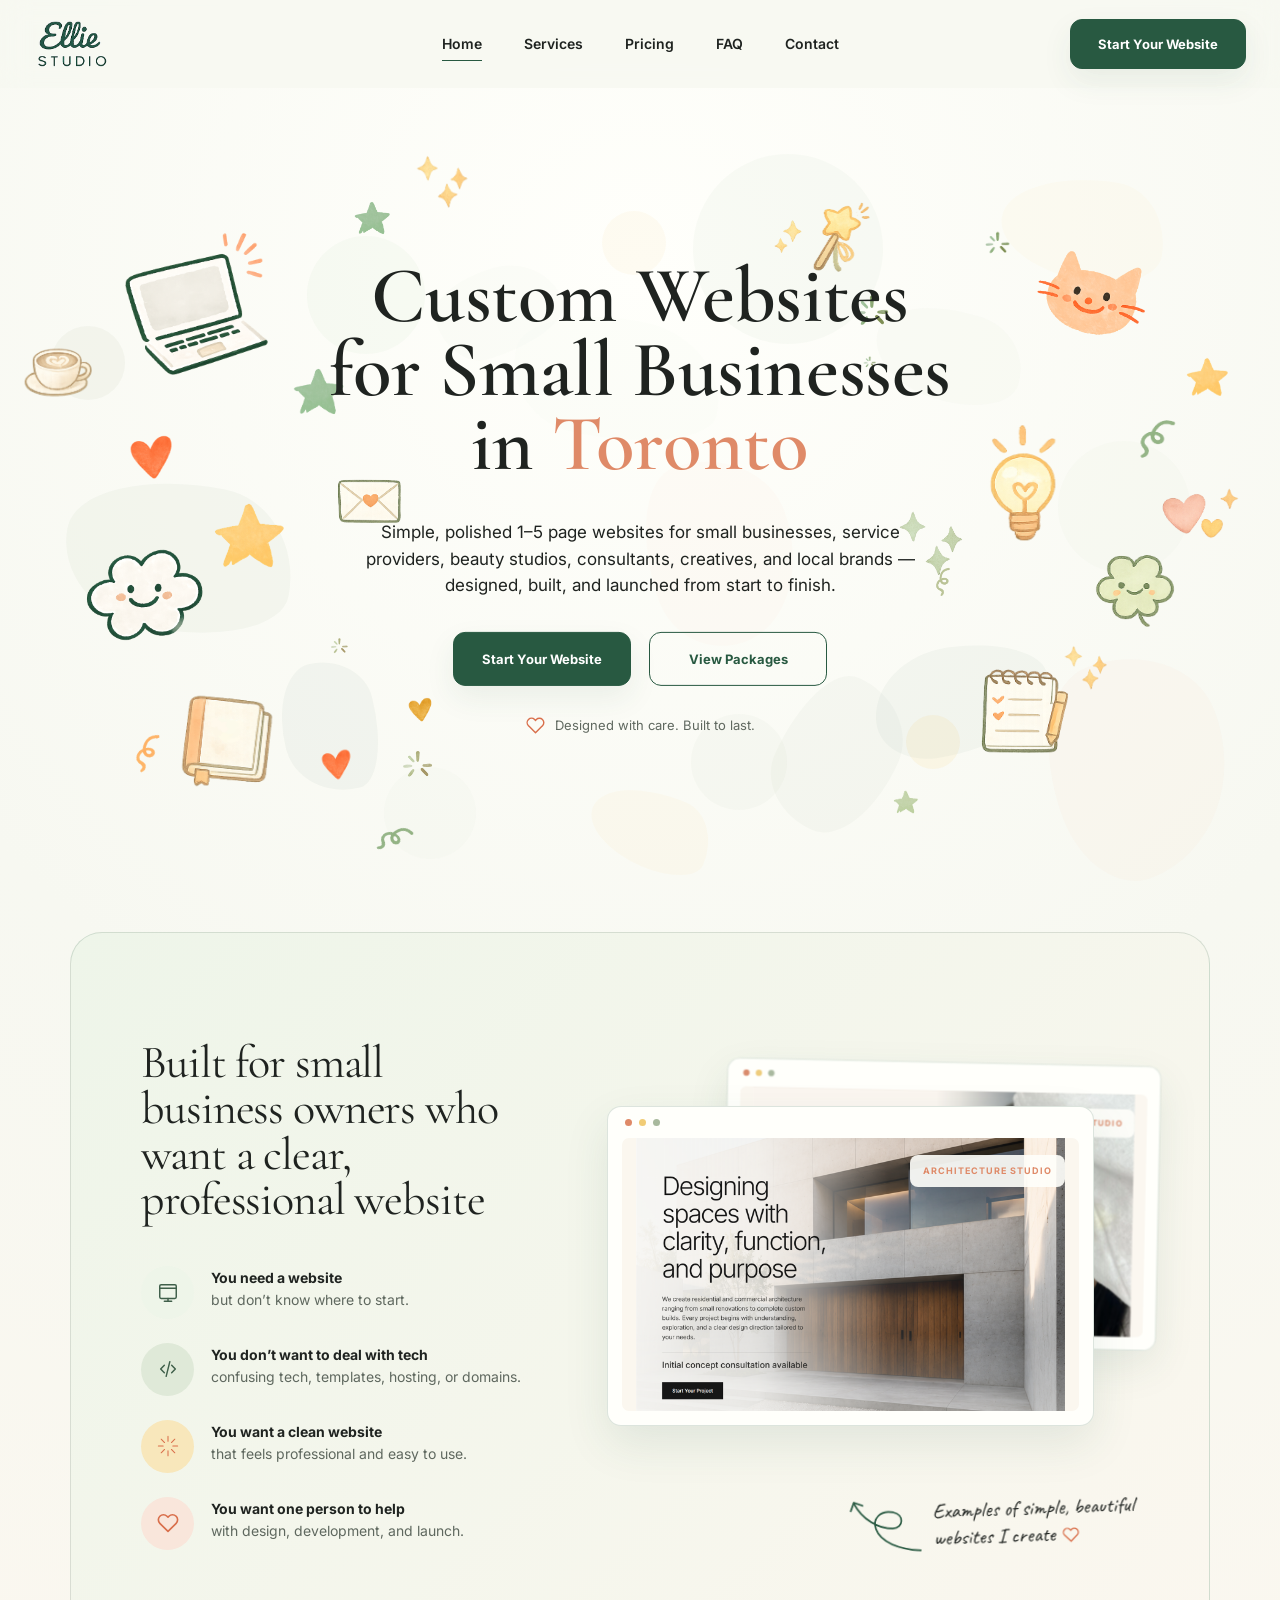
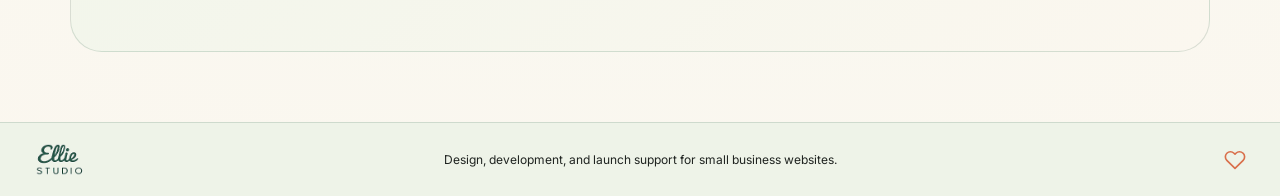
<file: index.html>
<!DOCTYPE html>
<html lang="en">
<head>
  <meta charset="UTF-8">
  <meta name="viewport" content="width=device-width, initial-scale=1.0">
  <title>Custom Websites for Small Businesses in Toronto | Ellie Studio</title>
  <meta name="description" content="Small business website design in Toronto for service providers, beauty studios, consultants, creatives, and local brands. Custom 1–5 page websites designed, built, and launched by Ellie Studio.">
  <link rel="stylesheet" href="site.css">
</head>
<body class="home-page">
  <div data-site-header></div>

  <main>
    <section class="hero" id="home">
      <span class="ambient-shape ambient-circle ambient-circle-one" aria-hidden="true"></span>
      <span class="ambient-shape ambient-circle ambient-circle-two" aria-hidden="true"></span>
      <span class="ambient-shape ambient-circle ambient-circle-three" aria-hidden="true"></span>
      <span class="ambient-shape ambient-circle ambient-circle-four" aria-hidden="true"></span>
      <span class="ambient-shape ambient-blob ambient-blob-one" aria-hidden="true"></span>
      <span class="ambient-shape ambient-blob ambient-blob-two" aria-hidden="true"></span>
      <span class="ambient-shape ambient-blob ambient-blob-three" aria-hidden="true"></span>
      <span class="ambient-shape ambient-blob ambient-blob-four" aria-hidden="true"></span>
      <span class="ambient-shape ambient-circle ambient-circle-five" aria-hidden="true"></span>
      <span class="ambient-shape ambient-circle ambient-circle-six" aria-hidden="true"></span>
      <span class="ambient-shape ambient-blob ambient-blob-five" aria-hidden="true"></span>
      <span class="ambient-shape ambient-blob ambient-blob-six" aria-hidden="true"></span>
      <span class="ambient-shape ambient-blob ambient-blob-seven" aria-hidden="true"></span>
      <span class="ambient-shape ambient-blob ambient-blob-eight" aria-hidden="true"></span>
      <span class="ambient-shape ambient-blob ambient-blob-nine" aria-hidden="true"></span>
      <span class="ambient-shape ambient-blob ambient-blob-ten" aria-hidden="true"></span>
      <span class="ambient-shape ambient-blob ambient-blob-eleven" aria-hidden="true"></span>
      <span class="ambient-shape ambient-circle ambient-circle-seven" aria-hidden="true"></span>
      <span class="ambient-shape ambient-circle ambient-circle-eight" aria-hidden="true"></span>

      <img class="doodle doodle-laptop" src="assets/doodles/laptop.png" alt="" aria-hidden="true">
      <img class="doodle doodle-heart" src="assets/doodles/heart.png" alt="" aria-hidden="true">
      <img class="doodle doodle-star-yellow" src="assets/doodles/star.png" alt="" aria-hidden="true">
      <img class="doodle doodle-cloud-left" src="assets/doodles/cloud.png" alt="" aria-hidden="true">
      <img class="doodle doodle-cat" src="assets/doodles/cat.png" alt="" aria-hidden="true">
      <img class="doodle doodle-light" src="assets/doodles/light.png" alt="" aria-hidden="true">
      <img class="doodle doodle-letter" src="assets/doodles/letter.png" alt="" aria-hidden="true">
      <img class="doodle doodle-spark-star" src="assets/doodles/sparkandstar.png" alt="" aria-hidden="true">
      <img class="doodle doodle-spark" src="assets/doodles/spark.png" alt="" aria-hidden="true">
      <img class="doodle doodle-squiggle" src="assets/doodles/wiggle.png" alt="" aria-hidden="true">
      <img class="doodle doodle-coffee" src="assets/doodles/coffee.png" alt="" aria-hidden="true">
      <img class="doodle doodle-star-extra-one" src="assets/doodles/star.png" alt="" aria-hidden="true">
      <img class="doodle doodle-star-extra-two" src="assets/doodles/star.png" alt="" aria-hidden="true">
      <img class="doodle doodle-star-extra-three" src="assets/doodles/star.png" alt="" aria-hidden="true">
      <img class="doodle doodle-star-extra-four" src="assets/doodles/stars.png" alt="" aria-hidden="true">
      <img class="doodle doodle-spark-extra-one" src="assets/doodles/spark.png" alt="" aria-hidden="true">
      <img class="doodle doodle-spark-extra-two" src="assets/doodles/spark.png" alt="" aria-hidden="true">
      <img class="doodle doodle-spark-extra-three" src="assets/doodles/spark.png" alt="" aria-hidden="true">
      <img class="doodle doodle-spark-extra-four" src="assets/doodles/spark.png" alt="" aria-hidden="true">
      <img class="doodle doodle-wiggle-extra-one" src="assets/doodles/wiggle.png" alt="" aria-hidden="true">
      <img class="doodle doodle-wiggle-extra-two" src="assets/doodles/wiggle.png" alt="" aria-hidden="true">
      <img class="doodle doodle-wiggle-notebook" src="assets/doodles/wiggle.png" alt="" aria-hidden="true">
      <img class="doodle doodle-notebook" src="assets/doodles/notebook.png" alt="" aria-hidden="true">
      <img class="doodle doodle-hearts-new" src="assets/doodles/hearts.png" alt="" aria-hidden="true">
      <img class="doodle doodle-heart-orange-extra" src="assets/doodles/heart.png" alt="" aria-hidden="true">
      <img class="doodle doodle-heart-yellow-extra" src="assets/doodles/heart.png" alt="" aria-hidden="true">
      <img class="doodle doodle-star-cat-side" src="assets/doodles/star.png" alt="" aria-hidden="true">
      <img class="doodle doodle-stars-under-leaf" src="assets/doodles/stars.png" alt="" aria-hidden="true">
      <img class="doodle doodle-stars-new" src="assets/doodles/stars.png" alt="" aria-hidden="true">
      <img class="doodle doodle-leaf-new" src="assets/doodles/leaf.png" alt="" aria-hidden="true">
      <img class="doodle doodle-note-new" src="assets/doodles/note.png" alt="" aria-hidden="true">

      <div class="hero-inner">
        <h1 class="hero-title">Custom Websites<br>for Small Businesses<br>in <span>Toronto</span></h1>
        <p class="hero-lead">Simple, polished 1&ndash;5 page websites for small businesses, service providers, beauty studios, consultants, creatives, and local brands &mdash; designed, built, and launched from start to finish.</p>
        <div class="hero-actions">
          <a class="btn btn-primary" href="contact.html">Start Your Website</a>
          <a class="btn btn-secondary" href="pricing.html">View Packages</a>
        </div>
        <p class="micro-note"><img src="assets/icons/heart.svg" alt="" aria-hidden="true"> Designed with care. Built to last.</p>
      </div>
    </section>

    <section class="section" id="services">
      <div class="who-section">
        <div class="who-copy">
          <h2>Built for small business owners who want a clear, professional website</h2>

          <div class="who-list">
            <div class="who-item">
              <div class="who-icon"><img src="assets/icons/service-pages.svg" alt="" aria-hidden="true"></div>
              <div><h3>You need a website</h3><p>but don&rsquo;t know where to start.</p></div>
            </div>
            <div class="who-item">
              <div class="who-icon"><img src="assets/icons/service-development.svg" alt="" aria-hidden="true"></div>
              <div><h3>You don&rsquo;t want to deal with tech</h3><p>confusing tech, templates, hosting, or domains.</p></div>
            </div>
            <div class="who-item">
              <div class="who-icon"><img src="assets/icons/spark.svg" alt="" aria-hidden="true"></div>
              <div><h3>You want a clean website</h3><p>that feels professional and easy to use.</p></div>
            </div>
            <div class="who-item">
              <div class="who-icon"><img src="assets/icons/heart.svg" alt="" aria-hidden="true"></div>
              <div><h3>You want one person to help</h3><p>with design, development, and launch.</p></div>
            </div>
          </div>
        </div>

        <div class="showcase">
          <div class="showcase-stack" id="showcase-stack" aria-label="Rotating examples of website designs"></div>

          <div class="showcase-note">
            <svg class="showcase-pointer" viewBox="0 0 92 72" aria-hidden="true">
              <path d="M86 66C61 64 39 55 34 39C30 27 39 17 55 20C68 23 67 39 54 39C37 39 18 27 9 8"></path>
              <path d="M5 17L9 7L19 11"></path>
            </svg>
            <span>Examples of simple, beautiful<br>websites I create <img src="assets/icons/heart.svg" alt="" aria-hidden="true"></span>
          </div>
        </div>
      </div>

    </section>

  </main>

  <div data-site-footer></div>

  <script src="assets/js/site-components.js"></script>
  <script src="script.js"></script>
  <script src="assets/js/showcase-rotator.js"></script>
</body>
</html>
</file>
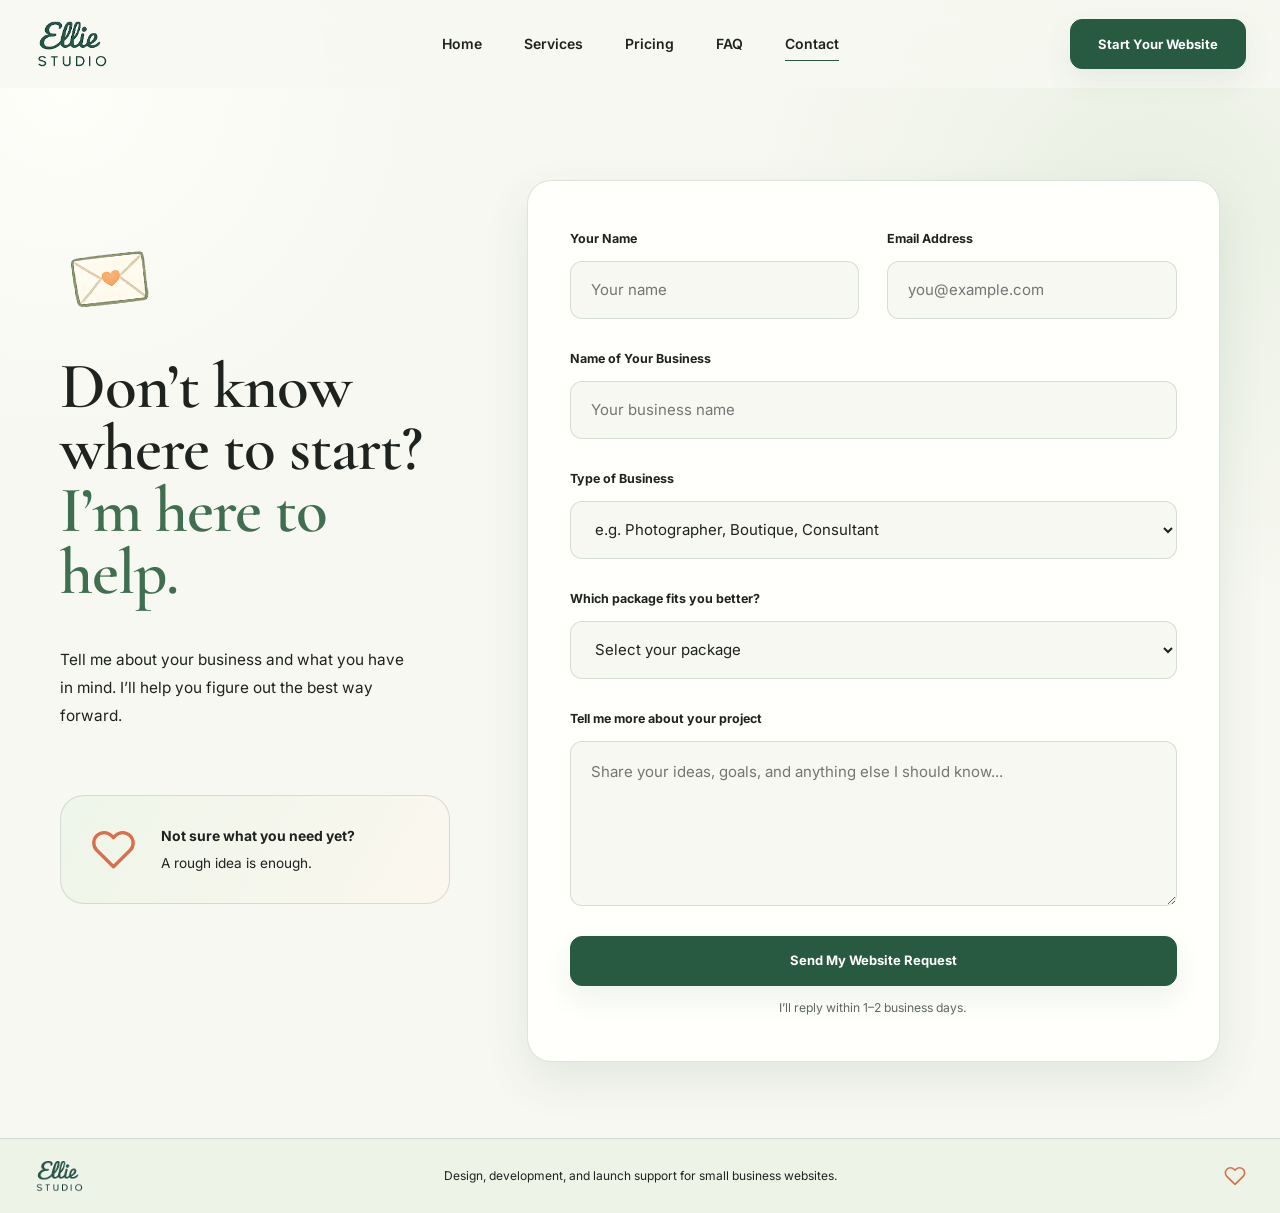
<file: contact.html>
<!DOCTYPE html>
<html lang="en">
<head>
  <meta charset="UTF-8">
  <meta name="viewport" content="width=device-width, initial-scale=1.0">
  <title>Start Your Small Business Website | Ellie Studio</title>
  <meta name="description" content="Start your custom small business website with Ellie Studio. Share your rough idea and get personal guidance on website design, packages, and launch support.">
  <link rel="stylesheet" href="site.css">
</head>
<body>
  <div data-site-header></div>

  <main class="subpage contact-page">
    <section class="contact">
      <div class="page-shell contact__grid">
        <div class="contact__copy">
          <div class="contact__eyebrow">
            <img class="envelope" src="assets/doodles/letter.png" alt="" aria-hidden="true">
          </div>

          <h1>Don&rsquo;t know<br>where to start?<br><span>I&rsquo;m here to help.</span></h1>
          <p class="contact__intro">Tell me about your business and what you have in mind. I&rsquo;ll help you figure out the best way forward.</p>

          <div class="contact__reassurance">
            <img src="assets/icons/heart.svg" alt="" aria-hidden="true">
            <div>
              <strong>Not sure what you need yet?</strong>
              <p>A rough idea is enough.</p>
            </div>
          </div>
        </div>

        <form class="contact-form" action="https://formspree.io/f/xjgdowby" method="POST">
          <label>
            <span>Your Name</span>
            <input type="text" name="name" autocomplete="name" placeholder="Your name" required>
          </label>

          <label>
            <span>Email Address</span>
            <input type="email" name="email" autocomplete="email" placeholder="you@example.com" required>
          </label>

          <label class="form-wide">
            <span>Name of Your Business</span>
            <input type="text" name="business-name" autocomplete="organization" placeholder="Your business name">
          </label>

          <label class="form-wide">
            <span>Type of Business</span>
            <select name="business-type" required>
              <option value="" selected disabled>e.g. Photographer, Boutique, Consultant</option>
              <option>Photographer</option>
              <option>Boutique</option>
              <option>Consultant</option>
              <option>Beauty / Wellness</option>
              <option>Creative Studio</option>
              <option>Other Small Business</option>
            </select>
          </label>

          <label class="form-wide">
            <span>Which package fits you better?</span>
            <select name="package" required>
              <option value="" selected disabled>Select your package</option>
              <option>Simple Start</option>
              <option>Small Business Website</option>
              <option>Launch Support</option>
              <option>I&rsquo;m not sure yet</option>
            </select>
          </label>

          <label class="form-wide">
            <span>Tell me more about your project</span>
            <textarea name="message" placeholder="Share your ideas, goals, and anything else I should know..." required></textarea>
          </label>

          <button class="btn btn--primary form-submit" type="submit">Send My Website Request</button>
          <p class="contact-form__reply">I&rsquo;ll reply within 1&ndash;2 business days.</p>
        </form>
      </div>
    </section>
  </main>

  <div data-site-footer></div>
  <script src="assets/js/site-components.js"></script>
  <script src="script.js"></script>
</body>
</html>
</file>
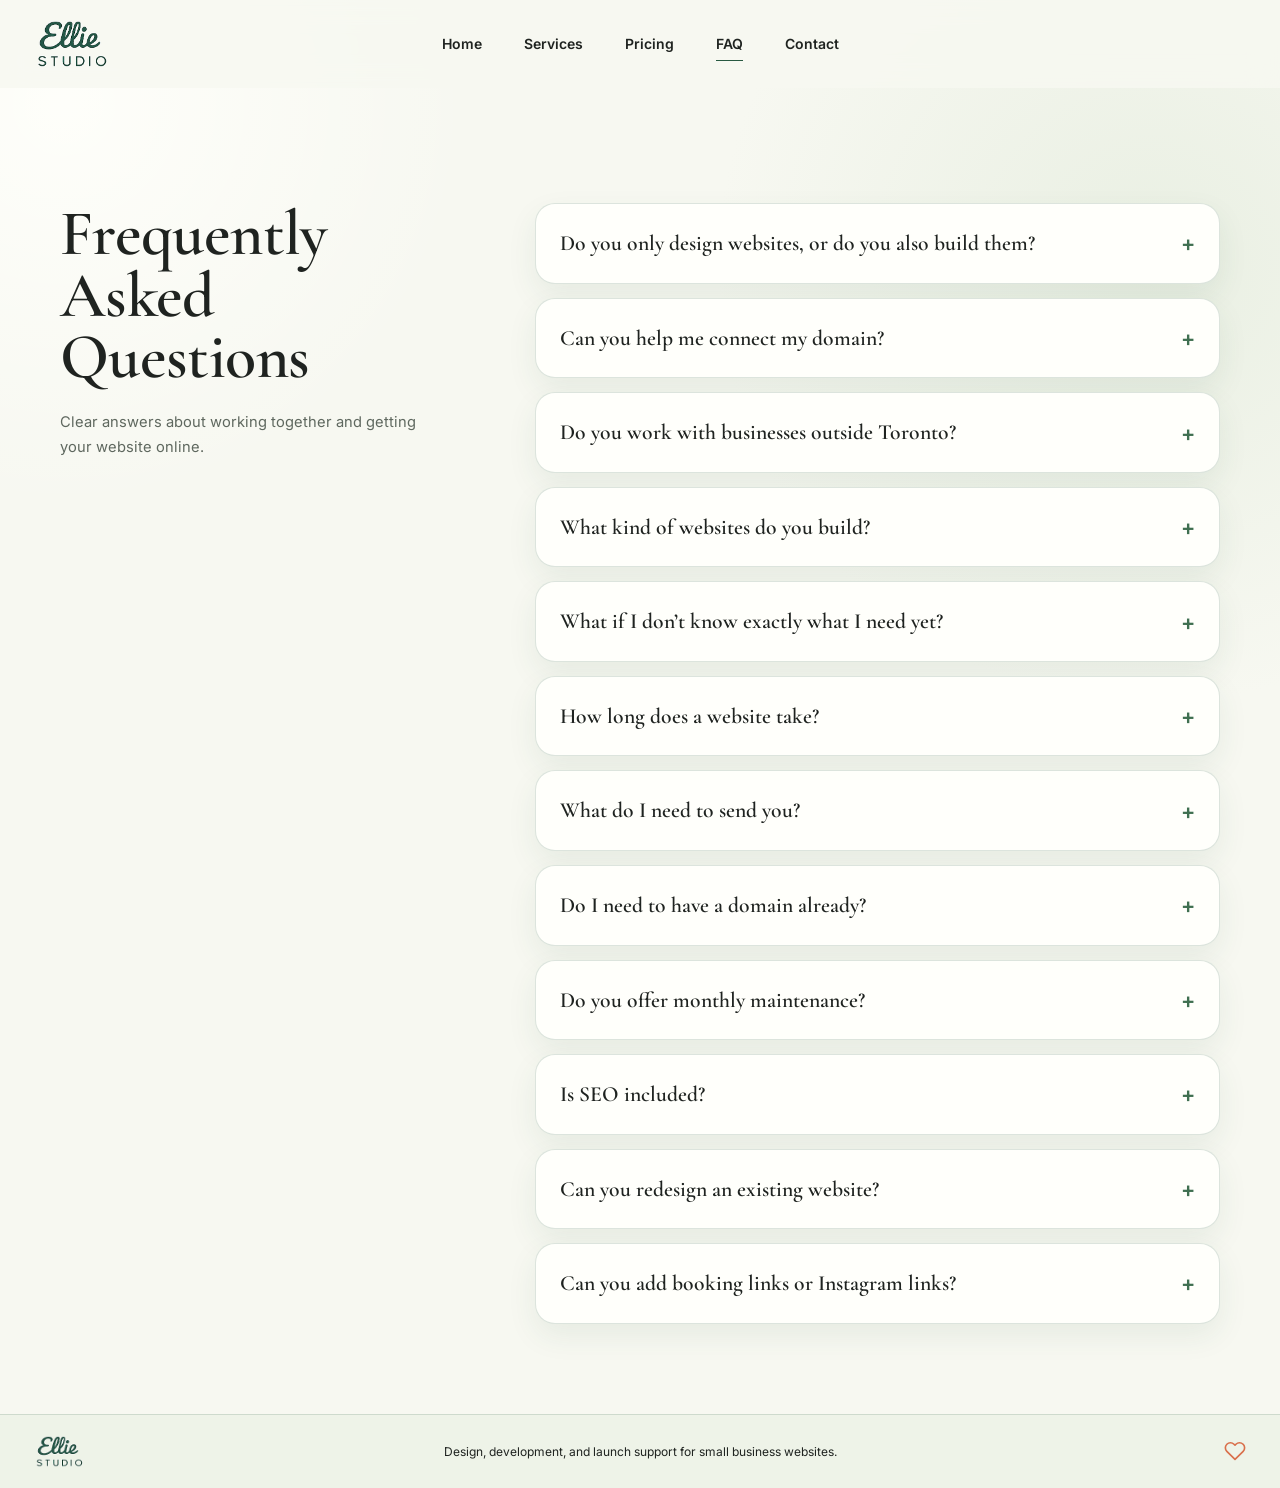
<file: faq.html>
<!DOCTYPE html>
<html lang="en">
<head>
  <meta charset="UTF-8">
  <meta name="viewport" content="width=device-width, initial-scale=1.0">
  <title>Website Design FAQ | Ellie Studio</title>
  <meta name="description" content="Friendly answers about custom websites for small businesses, project timelines, domains, basic SEO, maintenance, redesigns, booking links, and website launch support.">
  <link rel="stylesheet" href="site.css">
</head>
<body>
  <div data-site-header></div>

  <main class="subpage">
    <section class="faq faq--page" aria-labelledby="faq-title">
      <div class="page-shell faq__inner">
        <div class="faq__intro"><h1 id="faq-title">Frequently Asked Questions</h1><p>Clear answers about working together and getting your website online.</p></div>
        <div class="faq__list">
          <details><summary>Do you only design websites, or do you also build them?</summary><p>I design and build the full website, including layout, responsive development, deployment, and launch support.</p></details>
          <details><summary>Can you help me connect my domain?</summary><p>Yes. I can help connect your domain to your website and make sure it works properly.</p></details>
          <details><summary>Do you work with businesses outside Toronto?</summary><p>Yes. I work with small businesses in Toronto and across Canada.</p></details>
          <details><summary>What kind of websites do you build?</summary><p>I build simple custom static websites for small businesses, service providers, studios, consultants, and local brands.</p></details>
          <details><summary>What if I don&rsquo;t know exactly what I need yet?</summary><p>That&rsquo;s okay. You can send a rough idea, and I&rsquo;ll help you figure out the best next step.</p></details>
          <details><summary>How long does a website take?</summary><p>A simple website usually takes about 2&ndash;4 weeks once I have your content, photos, and feedback. Timing can vary depending on the number of pages and how quickly revisions are approved.</p></details>
          <details><summary>What do I need to send you?</summary><p>Send any text, photos, logo files, business details, contact information, and a few websites you like. If everything is not ready yet, send what you have and I&rsquo;ll help you organize the rest.</p></details>
          <details><summary>Do I need to have a domain already?</summary><p>No. If you already own a domain, I can connect it. If you do not have one yet, I can explain how to purchase one and help connect it when the website is ready.</p></details>
          <details><summary>Do you offer monthly maintenance?</summary><p>Monthly maintenance is not included. These websites are built to be simple and low-maintenance, and future updates or small changes can be quoted separately when needed.</p></details>
          <details><summary>Is SEO included?</summary><p>Basic SEO setup can include clear page titles, meta descriptions, heading structure, clean page organization, and descriptive image alt text. Advanced SEO campaigns, ongoing keyword work, link building, and guaranteed rankings are not included.</p></details>
          <details><summary>Can you redesign an existing website?</summary><p>Yes. I can review an existing small business website and rebuild it with a clearer structure, updated design, and better mobile experience when the project fits a simple static website.</p></details>
          <details><summary>Can you add booking links or Instagram links?</summary><p>Yes. I can add links to booking platforms, Instagram, social profiles, maps, email addresses, and other useful tools your business already uses.</p></details>
        </div>
      </div>
    </section>
  </main>

  <div data-site-footer></div>
  <script src="assets/js/site-components.js"></script>
  <script src="script.js"></script>
  <script type="application/ld+json">
    {"@context":"https://schema.org","@type":"FAQPage","mainEntity":[
      {"@type":"Question","name":"Do you only design websites, or do you also build them?","acceptedAnswer":{"@type":"Answer","text":"I design and build the full website, including layout, responsive development, deployment, and launch support."}},
      {"@type":"Question","name":"Can you help me connect my domain?","acceptedAnswer":{"@type":"Answer","text":"Yes. I can help connect your domain to your website and make sure it works properly."}},
      {"@type":"Question","name":"Do you work with businesses outside Toronto?","acceptedAnswer":{"@type":"Answer","text":"Yes. I work with small businesses in Toronto and across Canada."}},
      {"@type":"Question","name":"What kind of websites do you build?","acceptedAnswer":{"@type":"Answer","text":"I build simple custom static websites for small businesses, service providers, studios, consultants, and local brands."}},
      {"@type":"Question","name":"What if I don't know exactly what I need yet?","acceptedAnswer":{"@type":"Answer","text":"That's okay. You can send a rough idea, and I'll help you figure out the best next step."}},
      {"@type":"Question","name":"How long does a website take?","acceptedAnswer":{"@type":"Answer","text":"A simple website usually takes about 2–4 weeks once I have your content, photos, and feedback. Timing can vary depending on the number of pages and how quickly revisions are approved."}},
      {"@type":"Question","name":"What do I need to send you?","acceptedAnswer":{"@type":"Answer","text":"Send any text, photos, logo files, business details, contact information, and a few websites you like. If everything is not ready yet, send what you have and I'll help you organize the rest."}},
      {"@type":"Question","name":"Do I need to have a domain already?","acceptedAnswer":{"@type":"Answer","text":"No. If you already own a domain, I can connect it. If you do not have one yet, I can explain how to purchase one and help connect it when the website is ready."}},
      {"@type":"Question","name":"Do you offer monthly maintenance?","acceptedAnswer":{"@type":"Answer","text":"Monthly maintenance is not included. These websites are built to be simple and low-maintenance, and future updates or small changes can be quoted separately when needed."}},
      {"@type":"Question","name":"Is SEO included?","acceptedAnswer":{"@type":"Answer","text":"Basic SEO setup can include clear page titles, meta descriptions, heading structure, clean page organization, and descriptive image alt text. Advanced SEO campaigns, ongoing keyword work, link building, and guaranteed rankings are not included."}},
      {"@type":"Question","name":"Can you redesign an existing website?","acceptedAnswer":{"@type":"Answer","text":"Yes. I can review an existing small business website and rebuild it with a clearer structure, updated design, and better mobile experience when the project fits a simple static website."}},
      {"@type":"Question","name":"Can you add booking links or Instagram links?","acceptedAnswer":{"@type":"Answer","text":"Yes. I can add links to booking platforms, Instagram, social profiles, maps, email addresses, and other useful tools your business already uses."}}
    ]}
  </script>
</body>
</html>
</file>
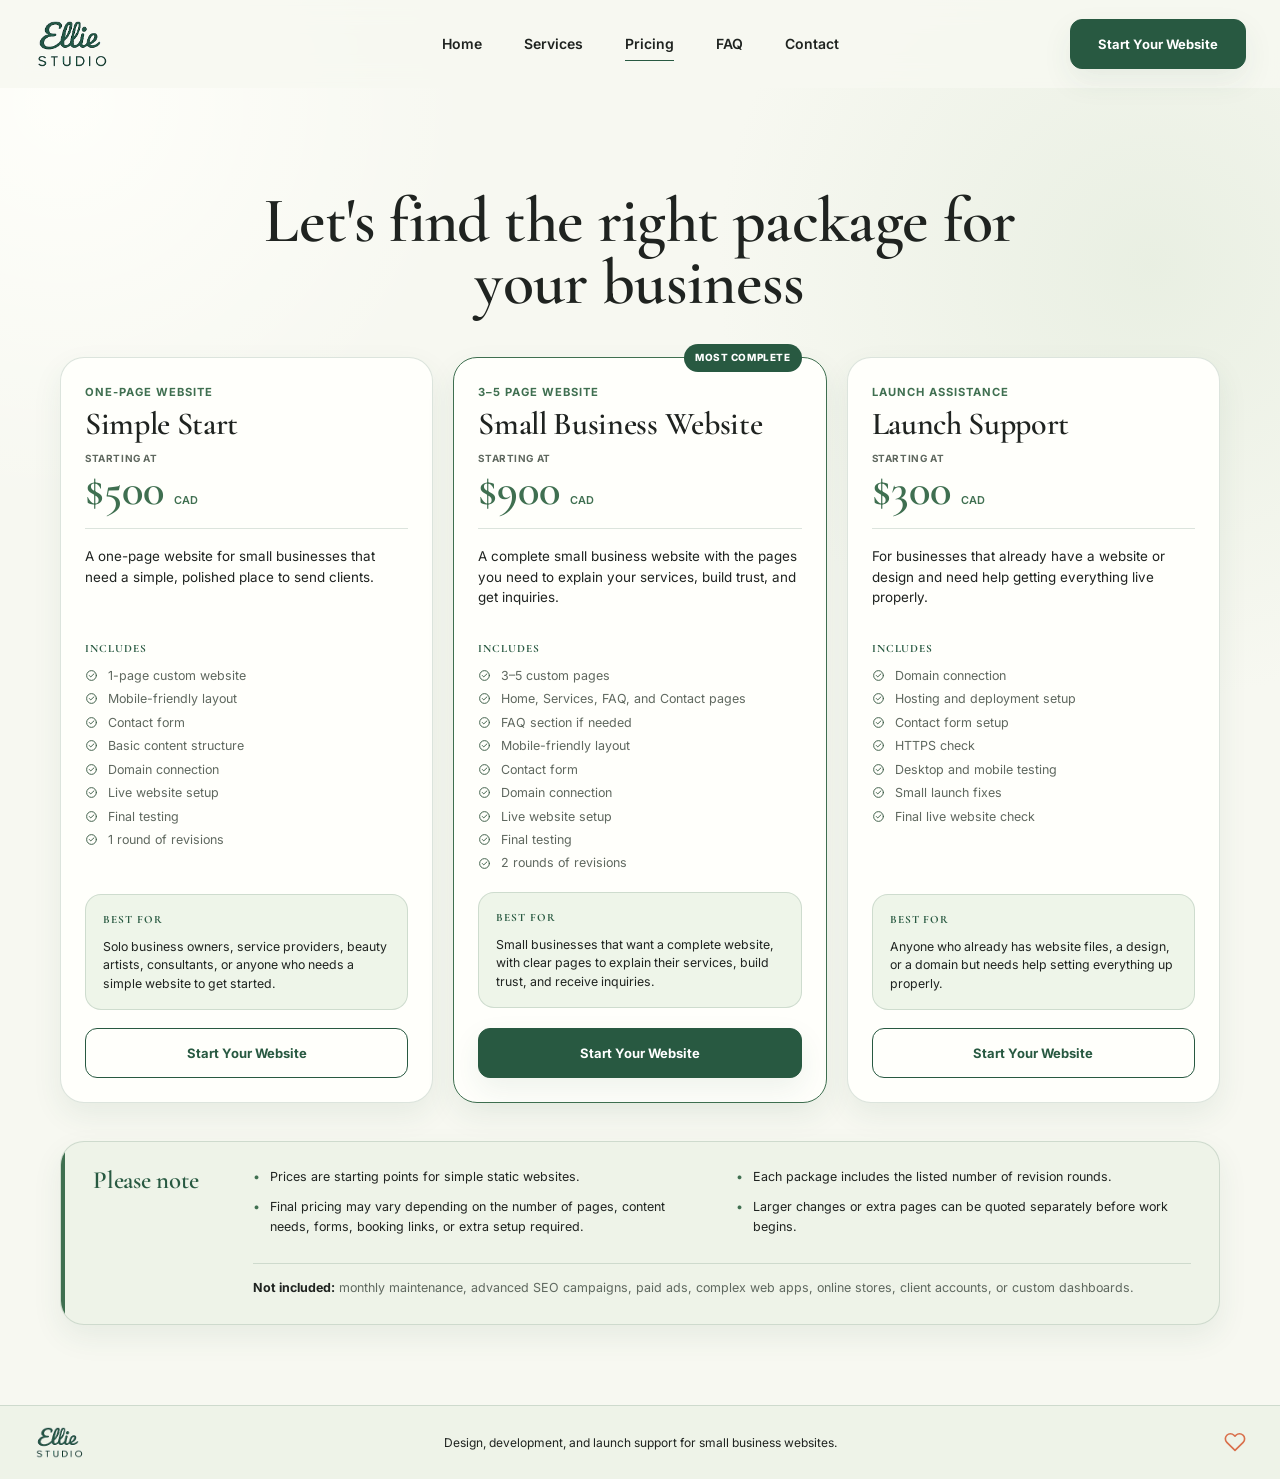
<file: pricing.html>
<!DOCTYPE html>
<html lang="en">
<head>
  <meta charset="UTF-8">
  <meta name="viewport" content="width=device-width, initial-scale=1.0">
  <title>Small Business Website Pricing | Ellie Studio</title>
  <meta name="description" content="Simple business website packages for custom 1–5 page websites and website launch support. View Ellie Studio pricing for small businesses and service providers.">
  <link rel="stylesheet" href="site.css">
</head>
<body class="pricing-page">
  <div data-site-header></div>

  <main class="subpage">
    <section class="pricing pricing--page" aria-labelledby="pricing-title">
      <div class="page-shell">
        <div class="pricing__intro">
          <h1 id="pricing-title">Let's find the right package for your business</h1>
        </div>
        <div class="pricing__grid">
          <a class="pricing-card" href="contact.html" aria-label="Choose the Simple Start package">
            <div class="pricing-card__header"><div><p class="pricing-card__eyebrow">One-page website</p><h2>Simple Start</h2></div><p class="pricing-card__price"><span>Starting at</span>$500 <small>CAD</small></p></div>
            <p class="pricing-card__summary">A one-page website for small businesses that need a simple, polished place to send clients.</p>
            <div class="pricing-card__details"><h3>Includes</h3><ul><li>1-page custom website</li><li>Mobile-friendly layout</li><li>Contact form</li><li>Basic content structure</li><li>Domain connection</li><li>Live website setup</li><li>Final testing</li><li>1 round of revisions</li></ul></div>
            <div class="pricing-card__best"><h3>Best for</h3><p>Solo business owners, service providers, beauty artists, consultants, or anyone who needs a simple website to get started.</p></div>
            <span class="btn btn--secondary pricing-card__cta">Start Your Website</span>
          </a>
          <a class="pricing-card pricing-card--featured" href="contact.html" aria-label="Choose the Small Business Website package">
            <span class="pricing-card__badge">Most Complete</span>
            <div class="pricing-card__header"><div><p class="pricing-card__eyebrow">3&ndash;5 page website</p><h2>Small Business Website</h2></div><p class="pricing-card__price"><span>Starting at</span>$900 <small>CAD</small></p></div>
            <p class="pricing-card__summary">A complete small business website with the pages you need to explain your services, build trust, and get inquiries.</p>
            <div class="pricing-card__details"><h3>Includes</h3><ul><li>3&ndash;5 custom pages</li><li>Home, Services, FAQ, and Contact pages</li><li>FAQ section if needed</li><li>Mobile-friendly layout</li><li>Contact form</li><li>Domain connection</li><li>Live website setup</li><li>Final testing</li><li>2 rounds of revisions</li></ul></div>
            <div class="pricing-card__best"><h3>Best for</h3><p>Small businesses that want a complete website, with clear pages to explain their services, build trust, and receive inquiries.</p></div>
            <span class="btn btn--primary pricing-card__cta">Start Your Website</span>
          </a>
          <a class="pricing-card" href="contact.html" aria-label="Choose the Launch Support package">
            <div class="pricing-card__header"><div><p class="pricing-card__eyebrow">Launch assistance</p><h2>Launch Support</h2></div><p class="pricing-card__price"><span>Starting at</span>$300 <small>CAD</small></p></div>
            <p class="pricing-card__summary">For businesses that already have a website or design and need help getting everything live properly.</p>
            <div class="pricing-card__details"><h3>Includes</h3><ul><li>Domain connection</li><li>Hosting and deployment setup</li><li>Contact form setup</li><li>HTTPS check</li><li>Desktop and mobile testing</li><li>Small launch fixes</li><li>Final live website check</li></ul></div>
            <div class="pricing-card__best"><h3>Best for</h3><p>Anyone who already has website files, a design, or a domain but needs help setting everything up properly.</p></div>
            <span class="btn btn--secondary pricing-card__cta">Start Your Website</span>
          </a>
        </div>
        <div class="pricing-note">
          <h2>Please note</h2>
          <ul class="pricing-note__column">
            <li>Prices are starting points for simple static websites.</li>
            <li>Final pricing may vary depending on the number of pages, content needs, forms, booking links, or extra setup required.</li>
          </ul>
          <ul class="pricing-note__column">
            <li>Each package includes the listed number of revision rounds.</li>
            <li>Larger changes or extra pages can be quoted separately before work begins.</li>
          </ul>
          <p class="pricing-note__excluded"><strong>Not included:</strong> monthly maintenance, advanced SEO campaigns, paid ads, complex web apps, online stores, client accounts, or custom dashboards.</p>
        </div>
      </div>
    </section>
  </main>

  <div data-site-footer></div>
  <script src="assets/js/site-components.js"></script>
  <script src="script.js"></script>
</body>
</html>
</file>
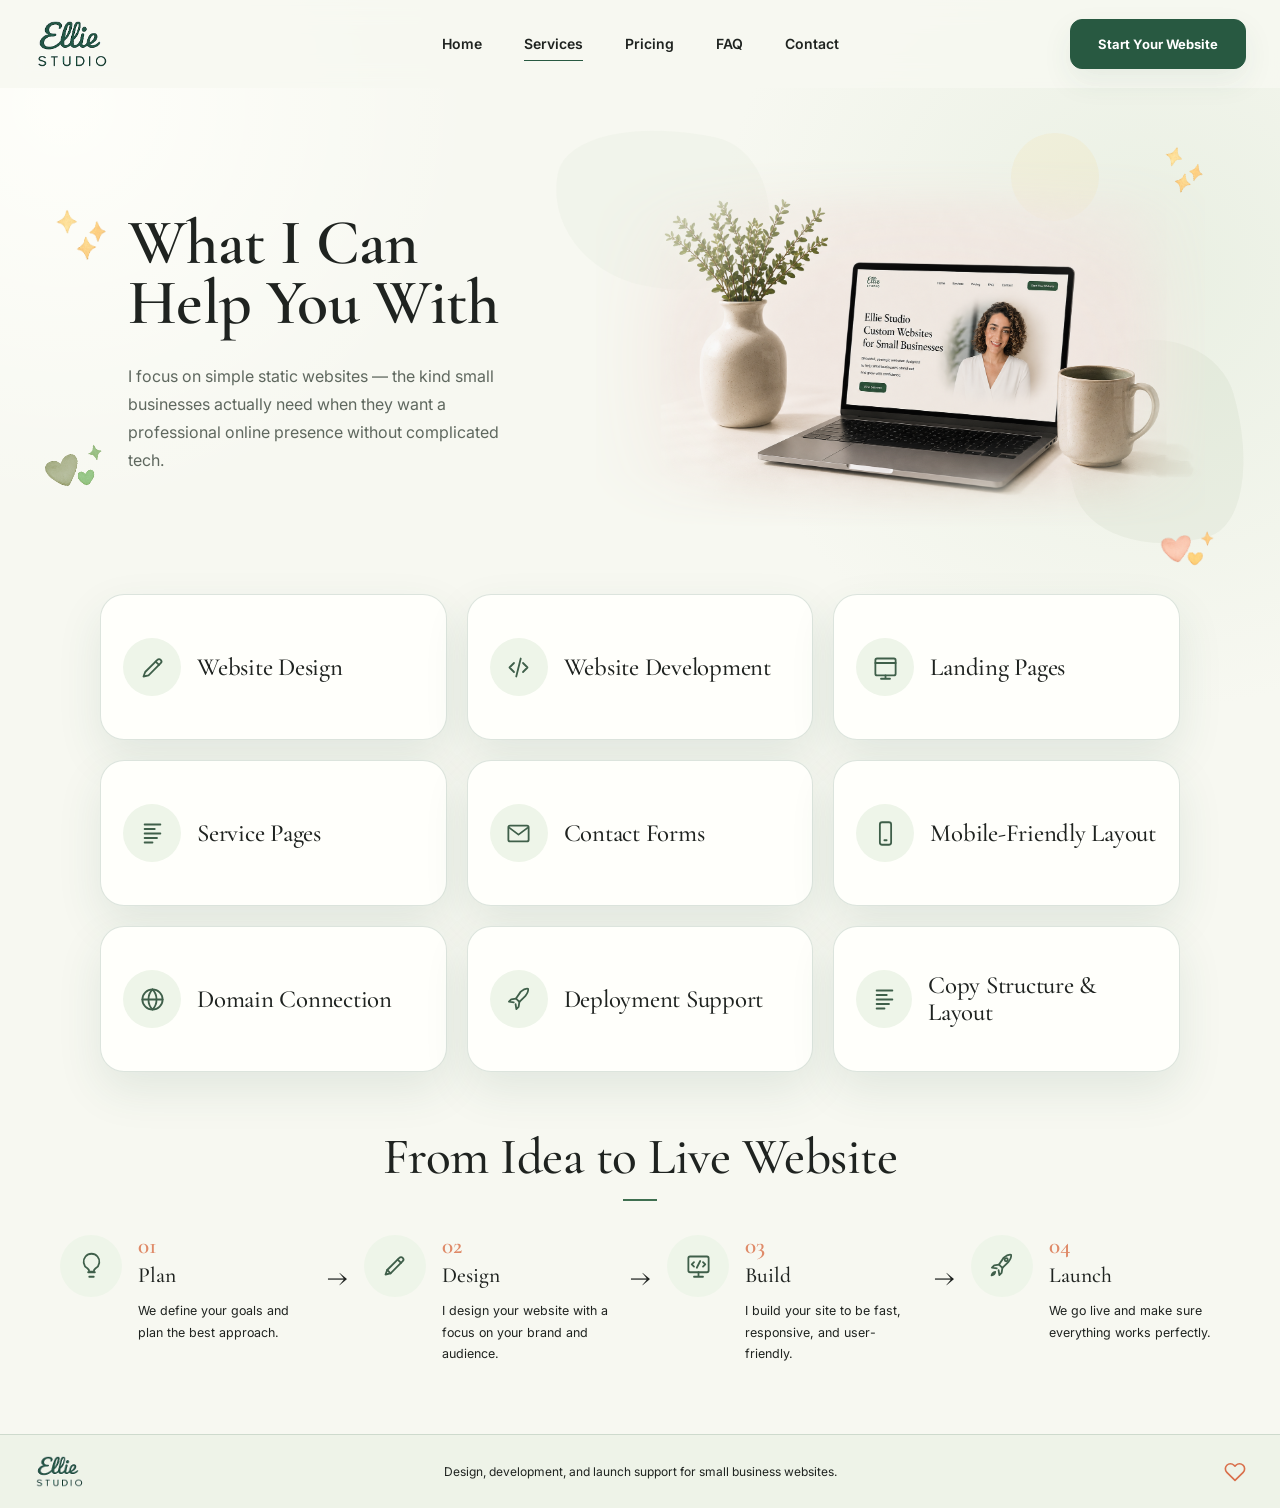
<file: services.html>
<!DOCTYPE html>
<html lang="en">
<head>
  <meta charset="UTF-8">
  <meta name="viewport" content="width=device-width, initial-scale=1.0">
  <title>Website Design Services for Small Businesses | Ellie Studio</title>
  <meta name="description" content="Custom websites for small businesses, including practical website design, responsive development, contact forms, domain connection, and website launch support from Ellie Studio.">
  <link rel="stylesheet" href="site.css">
</head>
<body class="services-page">
  <div data-site-header></div>

  <main class="subpage">
    <section class="services-hero">
      <div class="page-shell services-hero__grid">
        <div class="services-hero__copy">
          <img class="services-doodle services-doodle--spark-art" src="assets/doodles/stars.png" alt="" aria-hidden="true">
          <h1><span>What I Can</span><span>Help You With</span></h1>
          <p>I focus on simple static websites &mdash; the kind small businesses actually need when they want a professional online presence without complicated tech.</p>
          <img class="services-doodle services-doodle--green-heart" src="assets/doodles/hearts.png" alt="" aria-hidden="true">
        </div>

        <div class="services-hero__visual">
          <span class="services-photo-shape services-photo-shape--one" aria-hidden="true"></span>
          <span class="services-photo-shape services-photo-shape--two" aria-hidden="true"></span>
          <span class="services-photo-shape services-photo-shape--three" aria-hidden="true"></span>
          <img class="services-hero__photo" src="assets/services-hero.png" alt="Warm desk with a laptop, leafy vase, and ceramic mug">
          <img class="services-doodle services-doodle--rays-art" src="assets/doodles/stars.png" alt="" aria-hidden="true">
          <img class="services-doodle services-doodle--orange-heart" src="assets/doodles/hearts.png" alt="" aria-hidden="true">
        </div>
      </div>
    </section>

    <section class="services-catalog">
      <div class="page-shell">
        <div class="services-grid" aria-label="Website services">
          <article class="service-card" tabindex="0"><div class="service-card__inner"><div class="service-card__face service-card__front"><span class="service-card__icon"><img src="assets/icons/service-design.svg" alt="" aria-hidden="true"></span><h2>Website Design</h2></div><div class="service-card__face service-card__back"><p>A custom design that helps visitors quickly understand your business, services, and next step.</p></div></div></article>
          <article class="service-card" tabindex="0"><div class="service-card__inner"><div class="service-card__face service-card__front"><span class="service-card__icon"><img src="assets/icons/service-development.svg" alt="" aria-hidden="true"></span><h2>Website Development</h2></div><div class="service-card__face service-card__back"><p>A fast, reliable website that works smoothly on phones, tablets, and desktop computers.</p></div></div></article>
          <article class="service-card" tabindex="0"><div class="service-card__inner"><div class="service-card__face service-card__front"><span class="service-card__icon"><img src="assets/icons/service-pages.svg" alt="" aria-hidden="true"></span><h2>Landing Pages</h2></div><div class="service-card__face service-card__back"><p>A focused page for a promotion, launch, service, or campaign with one clear action for visitors.</p></div></div></article>
          <article class="service-card" tabindex="0"><div class="service-card__inner"><div class="service-card__face service-card__front"><span class="service-card__icon"><img src="assets/icons/service-copy.svg" alt="" aria-hidden="true"></span><h2>Service Pages</h2></div><div class="service-card__face service-card__back"><p>Clear service information that explains what you offer, who it is for, and how to get started.</p></div></div></article>
          <article class="service-card" tabindex="0"><div class="service-card__inner"><div class="service-card__face service-card__front"><span class="service-card__icon"><img src="assets/icons/service-contact.svg" alt="" aria-hidden="true"></span><h2>Contact Forms</h2></div><div class="service-card__face service-card__back"><p>A simple inquiry form that sends potential client messages directly to your email.</p></div></div></article>
          <article class="service-card" tabindex="0"><div class="service-card__inner"><div class="service-card__face service-card__front"><span class="service-card__icon"><img src="assets/icons/service-mobile.svg" alt="" aria-hidden="true"></span><h2>Mobile-Friendly Layout</h2></div><div class="service-card__face service-card__back"><p>A layout that stays clear, readable, and easy to use on phones, tablets, and desktops.</p></div></div></article>
          <article class="service-card" tabindex="0"><div class="service-card__inner"><div class="service-card__face service-card__front"><span class="service-card__icon"><img src="assets/icons/service-domain.svg" alt="" aria-hidden="true"></span><h2>Domain Connection</h2></div><div class="service-card__face service-card__back"><p>Your domain is connected correctly so customers can reach your website at your own address.</p></div></div></article>
          <article class="service-card" tabindex="0"><div class="service-card__inner"><div class="service-card__face service-card__front"><span class="service-card__icon"><img src="assets/icons/service-deployment.svg" alt="" aria-hidden="true"></span><h2>Deployment Support</h2></div><div class="service-card__face service-card__back"><p>I handle the technical launch steps and check that the live website works as expected.</p></div></div></article>
          <article class="service-card" tabindex="0"><div class="service-card__inner"><div class="service-card__face service-card__front"><span class="service-card__icon"><img src="assets/icons/service-copy.svg" alt="" aria-hidden="true"></span><h2>Copy Structure &amp; Layout</h2></div><div class="service-card__face service-card__back"><p>Your content, sections, buttons, and page flow are organized so visitors can follow them easily.</p></div></div></article>
        </div>
      </div>
    </section>

    <section class="services-process" aria-labelledby="process-title">
      <div class="page-shell">
        <h2 id="process-title">From Idea to Live Website</h2>
        <span class="services-process__accent" aria-hidden="true"></span>

        <div class="services-process__steps">
          <article class="services-step"><span class="services-step__icon"><img src="assets/icons/plan.svg" alt="" aria-hidden="true"></span><div><span class="services-step__num">01</span><h3>Plan</h3><p>We define your goals and plan the best approach.</p></div></article>
          <article class="services-step"><span class="services-step__icon"><img src="assets/icons/design.svg" alt="" aria-hidden="true"></span><div><span class="services-step__num">02</span><h3>Design</h3><p>I design your website with a focus on your brand and audience.</p></div></article>
          <article class="services-step"><span class="services-step__icon"><img src="assets/icons/build.svg" alt="" aria-hidden="true"></span><div><span class="services-step__num">03</span><h3>Build</h3><p>I build your site to be fast, responsive, and user-friendly.</p></div></article>
          <article class="services-step"><span class="services-step__icon"><img src="assets/icons/rocket.svg" alt="" aria-hidden="true"></span><div><span class="services-step__num">04</span><h3>Launch</h3><p>We go live and make sure everything works perfectly.</p></div></article>
        </div>
      </div>
    </section>

  </main>

  <div data-site-footer></div>
  <script src="assets/js/site-components.js"></script>
  <script src="script.js"></script>
</body>
</html>
</file>
<file: site.css>
@import url("https://fonts.googleapis.com/css2?family=Caveat:wght@500;600&family=Cormorant+Garamond:wght@400;500;600;700&family=Inter:wght@400;500;600;700&display=swap");

:root {
  --color-bg: #f7f8f1;
  --color-bg-warm: #fbf7ef;
  --color-surface: #fffffb;
  --color-surface-soft: #eef3e8;

  --color-text: #1f2320;
  --color-muted: #5f685f;

  --color-green-dark: #285941;
  --color-green: #3f6f50;
  --color-green-soft: #dfe9d8;
  --color-green-pale: #eef5e9;

  --color-sage: #a8b99d;
  --color-yellow-soft: #f1cc75;
  --color-coral-soft: #df8a68;
  --color-peach: #f3c9b5;

  --color-border: rgba(40, 89, 65, .16);
  --shadow-soft: 0 18px 45px rgba(40, 89, 65, .1);
  --shadow-card: 0 12px 30px rgba(40, 89, 65, .08);

  --font-serif: "Cormorant Garamond", Georgia, serif;
  --font-sans: "Inter", Arial, sans-serif;
  --font-hand: "Caveat", cursive;
  --shell: 1320px;
  --radius-lg: 32px;
  --radius-md: 24px;
  --radius-sm: 20px;
}

*,
*::before,
*::after {
  box-sizing: border-box;
}

html {
  scroll-behavior: smooth;
  scroll-padding-top: 96px;
}

body {
  margin: 0;
  overflow-x: hidden;
  background:
    radial-gradient(circle at 5% 7%, color-mix(in srgb, var(--color-surface) 90%, transparent), transparent 22%),
    radial-gradient(circle at 90% 18%, color-mix(in srgb, var(--color-green-soft) 58%, transparent), transparent 26%),
    var(--color-bg);
  color: var(--color-text);
  font-family: var(--font-sans);
  font-size: 15px;
  line-height: 1.6;
}

img,
svg {
  display: block;
  max-width: 100%;
}

a {
  color: inherit;
  text-decoration: none;
}

button,
input,
textarea,
select {
  font: inherit;
}

h1,
h2,
h3,
p {
  overflow-wrap: break-word;
}

p {
  text-align: left;
}

h1,
h2 {
  font-family: var(--font-serif);
  font-weight: 600;
  letter-spacing: -.01em;
  line-height: .95;
}

.page-shell,
.chrome-shell {
  width: min(var(--shell), calc(100% - 68px));
  margin-inline: auto;
}

.sr-only {
  position: absolute;
  width: 1px;
  height: 1px;
  padding: 0;
  margin: -1px;
  overflow: hidden;
  clip: rect(0, 0, 0, 0);
  white-space: nowrap;
  border: 0;
}

/* Shared header */
.site-header {
  position: sticky;
  top: 0;
  z-index: 100;
  isolation: isolate;
  border: 0;
  border-bottom: none;
  background: color-mix(in srgb, var(--color-bg) 84%, transparent);
  box-shadow: none;
  backdrop-filter: blur(14px);
  -webkit-backdrop-filter: blur(14px);
  transition: background .25s ease;
}

.site-header::after {
  content: "";
  position: absolute;
  right: 0;
  bottom: -28px;
  left: 0;
  z-index: -1;
  height: 30px;
  opacity: 0;
  pointer-events: none;
  background: linear-gradient(
    to bottom,
    color-mix(in srgb, var(--color-bg) 90%, transparent) 0%,
    color-mix(in srgb, var(--color-bg) 60%, transparent) 34%,
    color-mix(in srgb, var(--color-bg) 20%, transparent) 72%,
    transparent 100%
  );
  filter: blur(4px);
  transition: opacity .25s ease;
}

.site-header.is-scrolled {
  border: 0;
  border-bottom: none;
  background: color-mix(in srgb, var(--color-bg) 62%, transparent);
  box-shadow: none;
}

.site-header.is-scrolled::after {
  opacity: 1;
}

.nav {
  position: relative;
  min-height: 88px;
  border: 0;
  border-bottom: none;
  box-shadow: none;
  display: grid;
  grid-template-columns: 220px minmax(0, 1fr) 220px;
  align-items: center;
  gap: 32px;
}

.logo {
  display: inline-flex;
  width: fit-content;
}

.logo img {
  width: 78px;
  height: auto;
}

.nav__links {
  display: flex;
  justify-content: center;
  gap: 42px;
  font-size: 14px;
  font-weight: 600;
}

.nav__links a {
  position: relative;
  padding: 8px 0;
}

.nav__links a::after {
  content: "";
  position: absolute;
  right: 0;
  bottom: 2px;
  left: 0;
  height: 1px;
  background: var(--color-green-dark);
  transform: scaleX(0);
  transform-origin: center;
  transition: transform .2s ease;
}

.nav__links a:hover::after,
.nav__links a.is-active::after {
  transform: scaleX(1);
}

.btn {
  min-height: 50px;
  padding: 0 27px;
  border: 1px solid var(--color-green-dark);
  border-radius: 12px;
  display: inline-flex;
  align-items: center;
  justify-content: center;
  font-family: var(--font-sans);
  font-size: 13px;
  font-weight: 700;
  white-space: nowrap;
  cursor: pointer;
  transition: transform .2s ease, box-shadow .2s ease, background .2s ease;
}

.btn:hover {
  transform: translateY(-2px);
  box-shadow: var(--shadow-card);
}

.btn-primary,
.btn--primary {
  background: var(--color-green-dark);
  color: #fff;
  box-shadow: var(--shadow-card);
}

.btn-primary:hover,
.btn--primary:hover {
  background: var(--color-green);
}

.btn-secondary,
.btn--secondary {
  border-color: var(--color-green-dark);
  background: transparent;
  color: var(--color-green-dark);
}

.nav__cta {
  justify-self: end;
}

.nav__cta-spacer {
  width: 1px;
  justify-self: end;
}

.nav-toggle {
  display: none;
  width: 45px;
  height: 45px;
  padding: 11px;
  border: 1px solid var(--color-border);
  border-radius: 12px;
  place-content: center;
  gap: 5px;
  background: var(--color-surface);
  color: var(--color-green);
  cursor: pointer;
}

.nav-toggle span {
  width: 21px;
  height: 2px;
  display: block;
  border-radius: 2px;
  background: currentColor;
}

/* Shared footer */
.footer {
  padding: 16px 0;
  border-top: 1px solid var(--color-border);
  background: var(--color-surface-soft);
}

.footer__inner {
  display: grid;
  grid-template-columns: 1fr 1fr 1fr;
  align-items: center;
  gap: 24px;
}

.footer .logo img {
  width: 52px;
}

.footer p {
  max-width: none;
  margin: 0;
  justify-self: center;
  text-align: center;
  font-size: 12px;
  line-height: 1.45;
  white-space: nowrap;
}

.footer__heart {
  width: 22px;
  justify-self: end;
}

/* Homepage */
.home-page {
  background: radial-gradient(circle at 50% 15%, var(--color-surface) 0, var(--color-bg) 52%, var(--color-bg-warm) 100%);
}

.home-page .hero {
  position: relative;
  min-height: 820px;
  padding: 74px 5vw 112px;
  display: grid;
  place-items: center;
  overflow: hidden;
  text-align: center;
}

.hero-inner {
  position: absolute;
  top: 50%;
  left: 50%;
  z-index: 3;
  width: min(790px, 66vw);
  display: flex;
  align-items: center;
  justify-content: center;
  flex-direction: column;
  text-align: center;
  transform: translate(-50%, -50%);
}

.hero-title {
  margin: 0 0 38px;
  font-size: clamp(68px, 6.2vw, 94px);
  font-weight: 600;
  letter-spacing: -.005em;
  line-height: .93;
  opacity: 0;
  transform: translateY(16px);
  animation: heroIntro .72s cubic-bezier(.22, .75, .22, 1) forwards;
}

.hero-title span {
  color: var(--color-coral-soft);
}

.hero-lead {
  max-width: 600px;
  margin: 0 auto 34px;
  text-align: center;
  font-size: 17px;
  line-height: 1.55;
}

.hero-actions {
  display: flex;
  justify-content: center;
  gap: 18px;
  margin-bottom: 29px;
}

.hero-actions .btn {
  min-width: 178px;
  min-height: 54px;
}

.micro-note {
  display: inline-flex;
  align-items: center;
  gap: 10px;
  margin: 0;
  color: var(--color-muted);
  font-size: 13px;
}

.micro-note img {
  width: 19px;
  height: 19px;
}

@keyframes heroIntro {
  to {
    opacity: 1;
    transform: translateY(0);
  }
}

.ambient-shape,
.doodle {
  position: absolute;
  pointer-events: none;
}

.ambient-shape {
  z-index: 0;
  opacity: .38;
}

.ambient-circle {
  border-radius: 50%;
  background: color-mix(in srgb, var(--color-green-soft) 56%, transparent);
}

.ambient-circle-one { width: 118px; height: 118px; top: 18%; left: 24%; }
.ambient-circle-two { width: 54px; height: 54px; right: 25%; bottom: 17%; background: color-mix(in srgb, var(--color-yellow-soft) 34%, transparent); }
.ambient-circle-three { width: 190px; height: 190px; top: 8%; right: 31%; background: color-mix(in srgb, var(--color-sage) 18%, transparent); }
.ambient-circle-four { width: 92px; height: 92px; left: 30%; bottom: 6%; background: color-mix(in srgb, var(--color-green-soft) 38%, transparent); }
.ambient-circle-five { width: 74px; height: 74px; left: 4%; top: 29%; background: color-mix(in srgb, var(--color-sage) 26%, transparent); }
.ambient-circle-six { width: 132px; height: 132px; right: 7%; top: 43%; background: color-mix(in srgb, var(--color-green-soft) 34%, transparent); }
.ambient-circle-seven { width: 64px; height: 64px; left: 47%; top: 15%; background: color-mix(in srgb, var(--color-yellow-soft) 20%, transparent); }
.ambient-circle-eight { width: 96px; height: 96px; left: 54%; bottom: 12%; background: color-mix(in srgb, var(--color-sage) 17%, transparent); }

.ambient-blob {
  background: color-mix(in srgb, var(--color-green-soft) 38%, transparent);
}

.ambient-blob-one {
  width: 150px;
  height: 92px;
  right: 20%;
  top: 27%;
  border-radius: 63% 37% 52% 48% / 48% 58% 42% 52%;
  transform: rotate(18deg);
}

.ambient-blob-two {
  width: 96px;
  height: 132px;
  left: 22%;
  bottom: 14%;
  border-radius: 44% 56% 35% 65% / 58% 36% 64% 42%;
  background: color-mix(in srgb, var(--color-green) 12%, transparent);
  transform: rotate(-14deg);
}

.ambient-blob-three {
  width: 230px;
  height: 150px;
  left: 5%;
  top: 48%;
  border-radius: 64% 36% 58% 42% / 45% 62% 38% 55%;
  background: color-mix(in srgb, var(--color-sage) 24%, transparent);
  transform: rotate(11deg);
}

.ambient-blob-four {
  width: 180px;
  height: 220px;
  right: 4%;
  bottom: 4%;
  border-radius: 42% 58% 66% 34% / 61% 39% 61% 39%;
  background: color-mix(in srgb, var(--color-peach) 22%, transparent);
  transform: rotate(-21deg);
}

.ambient-blob-five {
  width: 128px;
  height: 86px;
  left: 34%;
  top: 22%;
  border-radius: 54% 46% 69% 31% / 38% 62% 38% 62%;
  background: color-mix(in srgb, var(--color-green-soft) 28%, transparent);
  transform: rotate(-17deg);
}

.ambient-blob-six {
  width: 116px;
  height: 158px;
  right: 30%;
  bottom: 9%;
  border-radius: 39% 61% 44% 56% / 66% 39% 61% 34%;
  background: color-mix(in srgb, var(--color-sage) 19%, transparent);
  transform: rotate(24deg);
}

.ambient-blob-seven {
  width: 164px;
  height: 102px;
  right: 9%;
  top: 11%;
  border-radius: 67% 33% 42% 58% / 51% 64% 36% 49%;
  background: color-mix(in srgb, var(--color-yellow-soft) 13%, transparent);
  transform: rotate(9deg);
}

.ambient-blob-eight {
  width: 210px;
  height: 122px;
  left: 40%;
  top: 28%;
  border-radius: 58% 42% 66% 34% / 43% 62% 38% 57%;
  background: color-mix(in srgb, var(--color-green-soft) 18%, transparent);
  transform: rotate(12deg);
}

.ambient-blob-nine {
  width: 148px;
  height: 188px;
  right: 38%;
  top: 45%;
  border-radius: 39% 61% 55% 45% / 64% 42% 58% 36%;
  background: color-mix(in srgb, var(--color-peach) 13%, transparent);
  transform: rotate(-19deg);
}

.ambient-blob-ten {
  width: 124px;
  height: 76px;
  left: 46%;
  bottom: 5%;
  border-radius: 68% 32% 45% 55% / 53% 67% 33% 47%;
  background: color-mix(in srgb, var(--color-yellow-soft) 17%, transparent);
  transform: rotate(23deg);
}

.ambient-blob-eleven {
  width: 176px;
  height: 108px;
  right: 18%;
  top: 68%;
  border-radius: 46% 54% 69% 31% / 61% 38% 62% 39%;
  background: color-mix(in srgb, var(--color-green) 10%, transparent);
  transform: rotate(-8deg);
}

.doodle {
  --doodle-delay: .8s;
  z-index: 1;
  opacity: 0;
  object-fit: contain;
  transform: scale(.5) rotate(-10deg);
  animation:
    doodlePop .42s cubic-bezier(.2, .9, .2, 1.2) var(--doodle-delay) forwards,
    doodleSnap 1.15s steps(1, end) calc(var(--doodle-delay) + .44s) infinite;
}

.doodle-heart,
.doodle-heart-orange-extra,
.doodle-heart-yellow-extra,
.doodle-spark,
.doodle-squiggle,
.doodle-star-yellow,
.doodle-star-extra-one,
.doodle-star-extra-two,
.doodle-star-extra-three,
.doodle-star-extra-four,
.doodle-spark-extra-one,
.doodle-spark-extra-two,
.doodle-spark-extra-three,
.doodle-spark-extra-four,
.doodle-wiggle-extra-one,
.doodle-wiggle-extra-two,
.doodle-wiggle-notebook,
.doodle-star-cat-side,
.doodle-stars-under-leaf,
.doodle-stars-new {
  opacity: 1;
  transform: none;
  animation: none;
}

.doodle-spark,
.doodle-squiggle,
.doodle-star-extra-one,
.doodle-spark-extra-two,
.doodle-star-extra-three,
.doodle-spark-extra-four,
.doodle-wiggle-extra-one {
  opacity: .82;
  filter: hue-rotate(68deg) saturate(.58) brightness(.8);
}

.doodle-star-extra-two,
.doodle-spark-extra-one,
.doodle-star-extra-four,
.doodle-spark-extra-three,
.doodle-wiggle-extra-two {
  opacity: .76;
  filter: hue-rotate(42deg) saturate(.52) brightness(.9);
}

.doodle-notebook { --doodle-delay: 1.08s; width: 112px; left: 13.5%; top: 73%; }
.doodle-hearts-new { --doodle-delay: 1.22s; width: 84px; right: 3%; top: 48%; }
.doodle-stars-new { --doodle-delay: .94s; width: 66px; left: 32%; top: 7%; }
.doodle-leaf-new { --doodle-delay: 1.4s; width: 86px; right: 8%; top: 56%; }
.doodle-note-new { --doodle-delay: 1.54s; width: 104px; right: 16%; top: calc(69% + 5px); }
.doodle-heart-orange-extra { width: 58px; left: 24%; top: 79%; }
.doodle-heart-yellow-extra {
  width: 46px;
  left: 31%;
  top: 73%;
  filter: hue-rotate(28deg) saturate(.8) brightness(1.2);
}
.doodle-wiggle-notebook { width: 49px; left: 9.5%; top: 78%; transform: rotate(-18deg); }
.doodle-star-cat-side { width: 58px; right: 3.5%; top: 32%; }
.doodle-stars-under-leaf { width: 55px; right: 13%; top: 67%; }

.doodle-laptop { --doodle-delay: .82s; width: 184px; left: 8%; top: 16%; }
.doodle-heart { width: 84px; left: 8.5%; top: 40%; }
.doodle-star-yellow { width: 98px; left: 15.5%; top: 49%; }
.doodle-cloud-left { --doodle-delay: 1.2s; width: 160px; left: calc(5.5% - 5px); top: 52%; }
.doodle-coffee { --doodle-delay: 1.46s; width: 76px; left: calc(2% - 5px); top: calc(30% + 10px); }
.doodle-cat { --doodle-delay: .9s; width: 142px; right: 9%; top: 17%; }
.doodle-light { --doodle-delay: 1.03s; width: 101px; right: 16%; top: 40%; }
.doodle-letter { --doodle-delay: 1.17s; width: 82px; left: calc(22% + 45px); top: calc(55% - 70px); }
.doodle-spark-star { --doodle-delay: 1.3s; width: 109px; left: 60%; top: 13%; }
.doodle-spark { width: 54px; right: 20%; top: 16%; }
.doodle-squiggle { width: 58px; right: 7.5%; top: 39%; }
.doodle-star-extra-one { width: 50px; left: 27%; top: 13%; }
.doodle-star-extra-two { width: 34px; right: 28%; bottom: 11%; }
.doodle-star-extra-three { width: 70px; left: 22%; top: 33%; }
.doodle-star-extra-four { width: 82px; right: 24%; top: 50%; }
.doodle-spark-extra-one { width: 38px; left: 25%; top: 66%; }
.doodle-spark-extra-two { width: 27px; right: 31%; top: 32%; }
.doodle-spark-extra-three { width: 66px; left: 30%; bottom: 13%; }
.doodle-spark-extra-four { width: 76px; right: 29%; top: 23%; }
.doodle-wiggle-extra-one { width: 47px; left: 29%; bottom: 6%; transform: rotate(24deg); }
.doodle-wiggle-extra-two { width: 35px; right: 25%; top: 58%; transform: rotate(-28deg); }

.services-hero__copy,
.services-process,
.pricing__intro,
.pricing-card,
.pricing-note,
.faq__intro,
.faq__list,
.contact__copy,
.contact-form {
  position: relative;
  z-index: 3;
}

@keyframes doodlePop {
  0% { opacity: 0; transform: scale(.45) rotate(-16deg); }
  70% { opacity: 1; transform: scale(1.08) rotate(5deg); }
  100% { opacity: 1; transform: scale(1) rotate(0); }
}

@keyframes doodleSnap {
  0%, 49% { opacity: 1; transform: rotate(-3.5deg); }
  50%, 100% { opacity: 1; transform: rotate(3.5deg); }
}

.home-page .section {
  padding: 24px 5.5vw 0;
}

.who-section {
  width: min(1320px, 100%);
  min-height: 720px;
  margin: 0 auto;
  padding: 74px 70px 68px;
  border: 1px solid var(--color-border);
  border-radius: var(--radius-lg);
  display: grid;
  grid-template-columns: .82fr 1.18fr;
  gap: 58px;
  align-items: center;
  overflow: hidden;
  background: linear-gradient(135deg, var(--color-green-pale), var(--color-bg-warm));
}

.who-copy,
.showcase {
  min-width: 0;
}

.who-section h2 {
  margin: 0 0 43px;
  font-size: clamp(43px, 3.6vw, 56px);
  font-weight: 400;
  letter-spacing: -.025em;
  line-height: .99;
}

.who-list {
  display: grid;
  gap: 24px;
}

.who-item {
  display: grid;
  grid-template-columns: 53px 1fr;
  gap: 17px;
  align-items: start;
}

.who-icon {
  width: 53px;
  height: 53px;
  border-radius: 50%;
  display: grid;
  place-items: center;
  background: var(--color-green-pale);
}

.who-icon img {
  width: 22px;
  height: 22px;
}

.who-item:nth-child(2) .who-icon { background: var(--color-green-soft); }
.who-item:nth-child(3) .who-icon { background: color-mix(in srgb, var(--color-yellow-soft) 48%, var(--color-surface)); }
.who-item:nth-child(4) .who-icon { background: color-mix(in srgb, var(--color-peach) 46%, var(--color-surface)); }

.who-item h3 {
  margin: 2px 0;
  font-family: var(--font-sans);
  font-size: 14px;
  line-height: 1.4;
}

.who-item p {
  margin: 0;
  color: var(--color-muted);
  font-size: 14px;
  line-height: 1.55;
}

.showcase {
  position: relative;
  min-height: 515px;
}

.showcase-stack {
  position: relative;
  height: 425px;
  perspective: 1400px;
}

.showcase-card {
  position: absolute;
  top: 68px;
  left: 4%;
  width: 88%;
  height: 320px;
  margin: 0;
  padding: 31px 14px 14px;
  overflow: hidden;
  border: 1px solid var(--color-border);
  border-radius: 14px;
  background: var(--color-surface);
  box-shadow: var(--shadow-soft);
  cursor: pointer;
  transform-origin: 50% 100%;
  transition: transform .78s cubic-bezier(.2, .75, .2, 1), opacity .55s ease, filter .55s ease;
}

.showcase-card:focus-visible {
  outline: 3px solid color-mix(in srgb, var(--color-green-dark) 28%, transparent);
  outline-offset: 4px;
}

.showcase-card[data-position="0"] { z-index: 4; opacity: 1; transform: translate3d(0, 0, 0); }
.showcase-card[data-position="1"] { z-index: 3; opacity: 1; filter: saturate(.92); transform: translate3d(92px, -74px, -80px) rotate(1.2deg) scale(.94); }
.showcase-card[data-position="2"] { z-index: 2; opacity: .72; transform: translate3d(55px, -38px, -140px) rotate(-1.5deg) scale(.88); }
.showcase-card[data-position="3"] { z-index: 1; opacity: 0; transform: translate3d(15px, 25px, -180px) scale(.82); }

.showcase-browser-bar {
  position: absolute;
  top: 12px;
  left: 17px;
  display: flex;
  gap: 7px;
}

.showcase-browser-bar span {
  width: 7px;
  height: 7px;
  border-radius: 50%;
  background: var(--color-coral-soft);
}

.showcase-browser-bar span:nth-child(2) { background: var(--color-yellow-soft); }
.showcase-browser-bar span:nth-child(3) { background: var(--color-sage); }

.showcase-card > img {
  width: 100%;
  height: 100%;
  border-radius: 7px;
  object-fit: contain;
  background: var(--color-bg-warm);
}

.showcase-tag {
  position: absolute;
  top: 48px;
  right: 28px;
  padding: 9px 13px;
  border-radius: 8px;
  background: color-mix(in srgb, var(--color-surface) 90%, transparent);
  color: var(--color-coral-soft);
  font-size: 9px;
  font-weight: 700;
  letter-spacing: .11em;
}

.showcase-note {
  position: absolute;
  right: 4px;
  bottom: -1px;
  display: flex;
  align-items: center;
  gap: 8px;
  font-family: var(--font-hand);
  font-size: 21px;
  line-height: 1.25;
  transform: rotate(-2deg);
}

.showcase-pointer {
  width: 78px;
  flex: 0 0 auto;
  overflow: visible;
}

.showcase-pointer path {
  fill: none;
  stroke: var(--color-green-dark);
  stroke-width: 2;
  stroke-linecap: round;
  stroke-linejoin: round;
}

.showcase-note span img {
  display: inline-block;
  width: 17px;
  height: 17px;
  margin-left: 2px;
  vertical-align: -3px;
}

.home-page .footer {
  margin-top: 70px;
}

/* Shared subpage styling */
.subpage {
  min-height: calc(100vh - 168px);
}

.subpage .page-shell {
  width: min(1240px, calc(100% - 120px));
}

.mini-label,
.pricing-card__eyebrow {
  color: var(--color-green);
  font-size: .7rem;
  font-weight: 700;
  letter-spacing: .09em;
  text-transform: uppercase;
}

/* Services */
.services-page {
  padding: 0;
}

.services-hero {
  padding: clamp(42px, 5.5vw, 72px) 0 44px;
}

.services-hero__grid {
  display: grid;
  grid-template-columns: minmax(360px, .82fr) minmax(520px, 1.18fr);
  gap: clamp(42px, 6vw, 84px);
  align-items: center;
}

.services-hero__copy,
.services-hero__visual {
  position: relative;
  min-width: 0;
}

.services-hero__copy {
  padding-left: 68px;
}

.services-hero__copy h1 {
  margin: 0;
  font-size: clamp(3.55rem, 5vw, 5.15rem);
  font-weight: 600;
  letter-spacing: -.01em;
  line-height: .94;
}

.services-hero__copy h1 span {
  display: block;
  white-space: nowrap;
}

.services-hero__copy > p:last-of-type {
  max-width: 480px;
  margin: 28px 0 0;
  color: var(--color-muted);
  font-size: 1rem;
  line-height: 1.75;
}

.services-hero__visual {
  height: 370px;
  isolation: isolate;
}

.services-hero__photo {
  position: relative;
  z-index: 1;
  width: 100%;
  height: 100%;
  object-fit: contain;
  object-position: center;
  filter: saturate(.82) contrast(.96);
  -webkit-mask-image:
    radial-gradient(ellipse at 55% 54%, #000 30%, rgba(0, 0, 0, .88) 46%, rgba(0, 0, 0, .48) 64%, rgba(0, 0, 0, .1) 82%, transparent 98%),
    linear-gradient(to right, transparent 0%, #000 15%, #000 85%, transparent 100%),
    linear-gradient(to bottom, transparent 0%, #000 15%, #000 85%, transparent 100%);
  -webkit-mask-composite: source-in, source-in;
  mask-image:
    radial-gradient(ellipse at 55% 54%, #000 30%, rgba(0, 0, 0, .88) 46%, rgba(0, 0, 0, .48) 64%, rgba(0, 0, 0, .1) 82%, transparent 98%),
    linear-gradient(to right, transparent 0%, #000 15%, #000 85%, transparent 100%),
    linear-gradient(to bottom, transparent 0%, #000 15%, #000 85%, transparent 100%);
  mask-composite: intersect;
}

.services-photo-shape,
.services-doodle {
  position: absolute;
  pointer-events: none;
}

.services-photo-shape {
  z-index: 0;
  opacity: .38;
}

.services-photo-shape--one {
  width: 220px;
  height: 160px;
  top: -30px;
  left: -28px;
  border-radius: 67% 33% 52% 48% / 42% 61% 39% 58%;
  background: color-mix(in srgb, var(--color-green-soft) 68%, transparent);
  transform: rotate(12deg);
}

.services-photo-shape--two {
  width: 180px;
  height: 210px;
  right: -24px;
  bottom: -20px;
  border-radius: 46% 54% 35% 65% / 62% 38% 62% 38%;
  background: color-mix(in srgb, var(--color-sage) 34%, transparent);
  transform: rotate(-16deg);
}

.services-photo-shape--three {
  width: 88px;
  height: 88px;
  right: 19%;
  top: -25px;
  border-radius: 50%;
  background: color-mix(in srgb, var(--color-yellow-soft) 32%, transparent);
}

.services-doodle { z-index: 2; }
.services-doodle--spark-art {
  width: 64px;
  top: -14px;
  left: -10px;
}

.services-doodle--rays-art {
  width: 54px;
  top: -17px;
  right: 10px;
  transform: rotate(18deg);
}

.services-doodle--green-heart {
  width: 66px;
  left: -18px;
  bottom: -20px;
  filter: hue-rotate(58deg) saturate(.7) brightness(.86);
  transform: rotate(-12deg);
}

.services-doodle--orange-heart {
  width: 58px;
  right: 4px;
  bottom: -42px;
}

.services-catalog {
  padding: 22px 0 0;
}

.services-grid {
  width: min(1080px, 100%);
  margin-inline: auto;
  display: grid;
  grid-template-columns: repeat(3, minmax(0, 1fr));
  gap: 20px;
}

.service-card {
  min-height: 146px;
  perspective: 1100px;
  outline: none;
}

.service-card__inner {
  position: relative;
  width: 100%;
  min-height: 146px;
  transform-style: preserve-3d;
  transition: transform .62s cubic-bezier(.2, .72, .25, 1);
}

.service-card:not(.is-click-controlled):hover .service-card__inner,
.service-card.is-flipped .service-card__inner {
  transform: rotateY(180deg);
}

.service-card:focus-visible {
  border-radius: var(--radius-md);
  box-shadow: 0 0 0 3px color-mix(in srgb, var(--color-green-dark) 18%, transparent);
}

.service-card__face {
  position: absolute;
  inset: 0;
  min-height: 146px;
  padding: 17px 22px;
  border: 1px solid var(--color-border);
  border-radius: var(--radius-md);
  display: flex;
  align-items: center;
  background: var(--color-surface);
  box-shadow: var(--shadow-soft);
  backface-visibility: hidden;
  -webkit-backface-visibility: hidden;
}

.service-card__front {
  gap: 16px;
}

.service-card__back {
  justify-content: center;
  border-color: var(--color-border);
  background: var(--color-green-soft);
  transform: rotateY(180deg);
}

.service-card__icon,
.services-step__icon {
  display: grid;
  place-items: center;
  border-radius: 50%;
  background: var(--color-green-pale);
}

.service-card__icon { width: 58px; height: 58px; }
.service-card__icon img,
.services-step__icon img { width: 27px; height: 27px; }

.service-card h2 {
  margin: 0;
  font-size: 1.55rem;
  font-weight: 500;
  line-height: 1.1;
}

.service-card p {
  margin: 0;
  color: var(--color-muted);
  text-align: left;
  font-size: 1rem;
  line-height: 1.6;
}

.services-process {
  padding: 60px 0 70px;
}

.services-process h2 {
  margin: 0;
  text-align: center;
  font-size: clamp(2.7rem, 4vw, 4rem);
  font-weight: 500;
  line-height: 1;
}

.services-process__accent {
  width: 34px;
  height: 2px;
  margin: 15px auto 34px;
  display: block;
  background: var(--color-green);
}

.services-process__steps {
  display: grid;
  grid-template-columns: repeat(4, minmax(0, 1fr));
  gap: 54px;
}

.services-step {
  position: relative;
  display: grid;
  grid-template-columns: 62px minmax(0, 1fr);
  gap: 16px;
}

.services-step:not(:last-child)::after {
  content: "→";
  position: absolute;
  top: 16px;
  right: -38px;
  font-family: var(--font-serif);
  font-size: 2rem;
}

.services-step__icon { width: 62px; height: 62px; }

.services-step__num {
  display: block;
  color: var(--color-coral-soft);
  font-family: var(--font-serif);
  font-size: 1.45rem;
  font-weight: 600;
  line-height: 1;
}

.services-step h3 {
  margin: 0 0 8px;
  font-family: var(--font-serif);
  font-size: 1.35rem;
  font-weight: 500;
}

.services-step p {
  margin: 0;
  font-size: .78rem;
  line-height: 1.7;
}

/* Pricing */
.pricing--page {
  padding: clamp(72px, 8vw, 104px) 0 80px;
}

.pricing__intro {
  max-width: 850px;
  margin: 0 auto;
  text-align: center;
}

.pricing__intro h1 {
  margin: 0;
  font-size: clamp(3.1rem, 5vw, 4.8rem);
  line-height: .96;
}

.pricing__grid {
  display: grid;
  grid-template-columns: repeat(3, 1fr);
  grid-auto-rows: 1fr;
  gap: 20px;
  margin-top: 44px;
}

.pricing-card {
  position: relative;
  min-width: 0;
  height: 100%;
  padding: 26px 24px 24px;
  border: 1px solid var(--color-border);
  border-radius: var(--radius-md);
  display: grid;
  grid-template-rows: auto auto 1fr auto auto;
  background: var(--color-surface);
  box-shadow: var(--shadow-card);
  cursor: pointer;
  transition: transform .24s ease, box-shadow .24s ease;
}

.pricing-card--featured {
  border-color: var(--color-green);
  transform: translateY(-8px);
}

.pricing-card:hover,
.pricing-card:focus-visible {
  transform: translateY(-6px) scale(1.015);
  box-shadow: 0 22px 52px rgba(40, 89, 65, .15);
}

.pricing-card--featured:hover,
.pricing-card--featured:focus-visible {
  transform: translateY(-14px) scale(1.015);
}

.pricing-card:focus-visible {
  outline: 3px solid color-mix(in srgb, var(--color-green-dark) 24%, transparent);
  outline-offset: 3px;
}

.pricing-card__badge {
  position: absolute;
  top: -14px;
  right: 24px;
  padding: 6px 11px;
  border-radius: 99px;
  background: var(--color-green-dark);
  color: #fff;
  font-size: .62rem;
  font-weight: 800;
  letter-spacing: .06em;
  text-transform: uppercase;
}

.pricing-card__header {
  min-height: 140px;
  padding-bottom: 17px;
  border-bottom: 1px solid var(--color-border);
  display: grid;
  grid-template-rows: 1fr auto;
  gap: 14px;
}

.pricing-card__eyebrow {
  margin: 0 0 6px;
}

.pricing-card h2 {
  margin: 0;
  font-size: 2rem;
  font-weight: 600;
  line-height: .98;
}

.pricing-card__price {
  margin: 0;
  color: var(--color-green);
  font-family: var(--font-serif);
  font-size: 2.8rem;
  font-weight: 600;
  line-height: .9;
}

.pricing-card__price span {
  display: block;
  margin-bottom: 8px;
  color: var(--color-muted);
  font-family: var(--font-sans);
  font-size: .62rem;
  font-weight: 700;
  letter-spacing: .06em;
  text-transform: uppercase;
}

.pricing-card__price small {
  font-family: var(--font-sans);
  font-size: .68rem;
}

.pricing-card__summary {
  min-height: 78px;
  margin: 17px 0 16px;
  font-size: .84rem;
  line-height: 1.55;
}

.pricing-card__details h3,
.pricing-card__best h3 {
  margin: 0 0 9px;
  color: var(--color-green-dark);
  font-family: var(--font-serif);
  font-size: .7rem;
  font-weight: 700;
  letter-spacing: .085em;
  text-transform: uppercase;
}

.pricing-card__details ul {
  display: grid;
  gap: 6px;
  margin: 0;
  padding: 0;
  list-style: none;
}

.pricing-card__details li {
  position: relative;
  padding-left: 23px;
  color: var(--color-muted);
  font-size: .78rem;
  line-height: 1.4;
}

.pricing-card__details li::before {
  content: "";
  position: absolute;
  top: .18em;
  left: 0;
  width: 13px;
  height: 13px;
  background: url("assets/icons/check.svg") center / contain no-repeat;
}

.pricing-card__best {
  min-height: 104px;
  margin-top: 18px;
  padding: 16px 17px;
  border: 1px solid var(--color-border);
  border-radius: 16px;
  background: var(--color-green-pale);
}

.pricing-card--featured .pricing-card__best {
  min-height: 111px;
  margin-top: 20px;
}

.pricing-card:not(.pricing-card--featured) .pricing-card__best {
  transform: translateY(2px);
}

.pricing-card__best p {
  margin: 0;
  font-size: .77rem;
  line-height: 1.5;
}

.pricing-card__cta {
  width: 100%;
  margin-top: 20px;
}

.pricing-note {
  position: relative;
  margin-top: 38px;
  padding: 25px 28px 25px 32px;
  border: 1px solid var(--color-border);
  border-radius: var(--radius-md);
  display: grid;
  grid-template-columns: 132px 1fr 1fr;
  gap: 28px;
  overflow: hidden;
  background: var(--color-surface-soft);
  box-shadow: var(--shadow-card);
}

.pricing-note::before {
  content: "";
  position: absolute;
  inset: 0 auto 0 0;
  width: 4px;
  background: var(--color-green);
}

.pricing-note h2 {
  margin: 0;
  color: var(--color-green-dark);
  font-size: 1.55rem;
  line-height: 1.1;
}

.pricing-note__column {
  display: grid;
  gap: 10px;
  margin: 0;
  padding: 0;
  list-style: none;
}

.pricing-note__column li {
  position: relative;
  padding-left: 17px;
  font-size: .78rem;
  line-height: 1.6;
}

.pricing-note__column li::before {
  content: "•";
  position: absolute;
  left: 0;
  color: var(--color-green);
}

.pricing-note__excluded {
  grid-column: 2 / -1;
  margin: -2px 0 0;
  padding-top: 14px;
  border-top: 1px solid var(--color-border);
  color: var(--color-muted);
  font-size: .78rem;
  line-height: 1.65;
}

.pricing-note__excluded strong {
  color: var(--color-text);
}

/* FAQ */
.faq--page {
  padding: clamp(78px, 9vw, 116px) 0 90px;
}

.faq__inner {
  display: grid;
  grid-template-columns: minmax(280px, .72fr) minmax(0, 1.28fr);
  gap: clamp(50px, 7vw, 100px);
  align-items: start;
}

.faq__intro {
  position: static;
}

.faq__intro h1 {
  margin: 0 0 22px;
  font-size: clamp(3.1rem, 5vw, 4.8rem);
  line-height: .96;
}

.faq__intro > p:last-child {
  max-width: 400px;
  margin: 0;
  color: var(--color-muted);
  font-size: .92rem;
  line-height: 1.75;
}

.faq__list {
  display: grid;
  gap: 14px;
}

.faq__list details {
  overflow: hidden;
  border: 1px solid var(--color-border);
  border-radius: var(--radius-sm);
  background: var(--color-surface);
  box-shadow: var(--shadow-card);
}

.faq__list summary {
  position: relative;
  padding: 22px 52px 22px 24px;
  font-family: var(--font-serif);
  font-size: 1.35rem;
  font-weight: 600;
  cursor: pointer;
  list-style: none;
}

.faq__list summary::-webkit-details-marker {
  display: none;
}

.faq__list summary::after {
  content: "+";
  position: absolute;
  top: 50%;
  right: 24px;
  color: var(--color-green);
  font-family: var(--font-sans);
  transform: translateY(-50%);
}

.faq__list details[open] summary::after {
  content: "−";
}

.faq__list details p {
  margin: 0;
  padding: 0 24px 23px;
  color: var(--color-muted);
  font-size: .88rem;
  line-height: 1.7;
}

.page-cta {
  display: flex;
  justify-content: center;
  margin-top: 50px;
}

/* Contact */
.contact-page .contact {
  padding: 92px 0 76px;
}

.contact__grid {
  display: grid;
  grid-template-columns: minmax(300px, .72fr) minmax(560px, 1.28fr);
  gap: clamp(54px, 6vw, 88px);
  align-items: start;
}

.contact__copy {
  padding-top: 62px;
}

.contact__eyebrow {
  margin-bottom: 42px;
}

.envelope {
  width: 96px;
  transform: rotate(-7deg);
}

.contact__copy h1 {
  max-width: 430px;
  margin: 0 0 42px;
  font-size: clamp(3.6rem, 5.1vw, 5.05rem);
  letter-spacing: -.015em;
  line-height: .95;
}

.contact__copy h1 span {
  color: var(--color-green);
}

.contact__intro {
  max-width: 350px;
  margin: 0;
  font-size: .96rem;
  line-height: 1.8;
}

.contact__reassurance {
  max-width: 390px;
  margin-top: 66px;
  padding: 28px 30px;
  border: 1px solid var(--color-border);
  border-radius: var(--radius-md);
  display: grid;
  grid-template-columns: 48px 1fr;
  gap: 22px;
  align-items: center;
  background: linear-gradient(120deg, var(--color-green-pale), var(--color-bg-warm));
}

.contact__reassurance img {
  width: 45px;
}

.contact__reassurance strong {
  font-size: .87rem;
}

.contact__reassurance p {
  margin: 5px 0 0;
  font-size: .85rem;
}

.contact-form {
  padding: 48px 42px 44px;
  border: 1px solid var(--color-border);
  border-radius: var(--radius-md);
  display: grid;
  grid-template-columns: repeat(2, minmax(0, 1fr));
  gap: 30px 28px;
  background: var(--color-surface);
  box-shadow: var(--shadow-soft);
}

.contact-form__reply {
  grid-column: 1 / -1;
  margin: 0;
  color: var(--color-muted);
  text-align: center;
}

.contact-form__reply {
  margin-top: -18px;
  font-size: .76rem;
}

.contact-form label {
  display: grid;
  gap: 12px;
}

.contact-form label span {
  font-size: .78rem;
  font-weight: 700;
}

.contact-form .form-wide,
.form-submit {
  grid-column: 1 / -1;
}

.contact-form input,
.contact-form select,
.contact-form textarea {
  width: 100%;
  border: 1px solid var(--color-border);
  border-radius: 12px;
  padding: 0 20px;
  outline: none;
  background: var(--color-bg);
  color: var(--color-text);
}

.contact-form input,
.contact-form select {
  height: 58px;
}

.contact-form textarea {
  min-height: 165px;
  padding-top: 18px;
  resize: vertical;
}

.contact-form input:focus,
.contact-form select:focus,
.contact-form textarea:focus {
  border-color: var(--color-green);
  box-shadow: 0 0 0 3px color-mix(in srgb, var(--color-green) 12%, transparent);
}

.form-submit {
  width: 100%;
}

/* Reveal behavior */
.reveal-ready .scroll-reveal {
  opacity: 0;
  transform: translateY(16px);
  transition: opacity .55s ease var(--reveal-delay, 0ms), transform .55s ease var(--reveal-delay, 0ms);
}

.reveal-ready .scroll-reveal.is-visible {
  opacity: 1;
  transform: none;
}

/* Tablet */
@media (max-width: 980px) {
  .page-shell,
  .chrome-shell {
    width: min(100% - 44px, var(--shell));
  }

  .subpage .page-shell {
    width: min(100% - 72px, 1240px);
  }

  .nav {
    grid-template-columns: minmax(0, 1fr) auto;
  }

  .nav__cta {
    display: none;
  }

  .nav__cta-spacer {
    display: none;
  }

  .nav-toggle {
    display: grid;
    justify-self: end;
  }

  .nav__links {
    position: absolute;
    top: calc(100% - 4px);
    right: 0;
    left: auto;
    width: min(230px, calc(100vw - 44px));
    padding: 12px 14px;
    border: 1px solid var(--color-border);
    border-radius: 14px;
    display: none;
    align-items: flex-start;
    flex-direction: column;
    gap: 1px;
    background: color-mix(in srgb, var(--color-surface) 94%, transparent);
    box-shadow: var(--shadow-card);
    backdrop-filter: blur(14px);
    -webkit-backdrop-filter: blur(14px);
  }

  .nav__links.is-open {
    display: flex;
  }

  .nav__links a {
    width: fit-content;
    padding: 7px 0;
  }

  .hero-inner {
    width: min(650px, 72vw);
  }

  .who-section {
    padding: 48px 35px;
    grid-template-columns: 1fr;
    gap: 45px;
  }

  .showcase {
    min-height: 540px;
  }

  .services-hero__grid {
    grid-template-columns: 1fr;
  }

  .services-hero__copy {
    padding: 24px 34px 10px;
  }

  .services-hero__visual {
    height: 420px;
  }

  .services-grid {
    grid-template-columns: repeat(2, minmax(0, 1fr));
  }

  .services-process__steps {
    grid-template-columns: repeat(2, minmax(0, 1fr));
    gap: 38px 56px;
  }

  .services-step:nth-child(2)::after {
    display: none;
  }

  .pricing__grid {
    grid-template-columns: 1fr;
    max-width: 700px;
    margin-inline: auto;
    margin-top: 44px;
  }

  .pricing-card--featured {
    transform: none;
  }

  .pricing-note {
    grid-template-columns: 120px 1fr 1fr;
    gap: 20px;
  }

  .faq__inner,
  .contact__grid {
    grid-template-columns: 1fr;
  }

  .faq__intro {
    position: static;
  }

  .contact__copy {
    padding-top: 0;
  }
}

/* Mobile */
@media (max-width: 680px) {
  body {
    font-size: 14px;
  }

  .page-shell,
  .chrome-shell {
    width: min(100% - 40px, var(--shell));
  }

  .subpage .page-shell {
    width: min(100% - 48px, 1240px);
  }

  .nav {
    min-height: 70px;
  }

  .logo img {
    width: 68px;
  }

  .home-page .hero {
    min-height: 700px;
    padding: 74px 5vw 95px;
  }

  .hero-inner {
    width: min(100% - 40px, 520px);
  }

  .hero-title {
    width: 100%;
    font-size: clamp(39px, 10.8vw, 48px);
  }

  .hero-lead {
    width: min(330px, 84vw);
    font-size: 13.5px;
  }

  .hero-actions {
    width: 100%;
    align-items: center;
    flex-direction: column;
    gap: 12px;
  }

  .hero-actions .btn {
    width: min(260px, 86vw);
  }

  .doodle {
    opacity: .68 !important;
  }

  .doodle-laptop { width: 76px; left: 2%; top: 13%; }
  .doodle-cat { width: 68px; right: 2%; top: 16%; }
  .doodle-heart { width: 38px; left: 8%; top: 38%; }
  .doodle-star-yellow { width: 43px; left: 17%; top: 56%; }
  .doodle-cloud-left { width: 66px; left: calc(2% - 5px); top: 48%; }
  .doodle-coffee { width: 47px; left: 5%; top: 28%; }
  .doodle-squiggle { display: none; }
  .doodle-light { width: 51px; right: 4%; top: 42%; }
  .doodle-letter { width: 40px; left: 27%; top: 51%; }
  .doodle-spark-star { width: 58px; left: 60%; top: 15%; }
  .doodle-spark { width: 30px; right: 16%; top: 11%; }
  .doodle-star-extra-one { width: 30px; left: 25%; top: 9%; }
  .doodle-star-extra-two { width: 25px; right: 22%; bottom: 7%; }
  .doodle-star-extra-three { width: 34px; left: 17%; top: 31%; }
  .doodle-star-extra-four { width: 38px; right: 10%; top: 51%; }
  .doodle-spark-extra-one { width: 27px; left: 21%; top: 63%; }
  .doodle-spark-extra-two { width: 21px; right: 24%; top: 28%; }
  .doodle-spark-extra-three { width: 36px; left: 17%; bottom: 11%; }
  .doodle-spark-extra-four { width: 40px; right: 14%; top: 24%; }
  .doodle-wiggle-extra-one,
  .doodle-wiggle-extra-two { width: 28px; }
  .doodle-wiggle-notebook { width: 25px; left: 19%; top: 78%; }
  .doodle-stars-new { width: 34px; left: 34%; top: 5%; }
  .doodle-hearts-new { width: 36px; right: 15%; top: 55%; }
  .doodle-heart-orange-extra { width: 27px; left: 26%; top: 57%; }
  .doodle-heart-yellow-extra { width: 22px; left: 43%; top: 55%; }
  .doodle-notebook { width: 49px; left: 7%; top: calc(72% - 40px); }
  .doodle-leaf-new { width: 39px; right: 7%; top: 57%; }
  .doodle-note-new { width: 43px; right: 24%; top: 37%; opacity: .38 !important; }
  .doodle-star-cat-side { width: 31px; right: 4%; top: 31%; }
  .doodle-stars-under-leaf { width: 31px; right: 17%; top: 66%; }

  .ambient-shape {
    opacity: .25;
  }

  .home-page .section {
    padding: 15px 4vw 0;
  }

  .who-section {
    width: 100%;
    min-height: 0;
    padding: 40px 22px;
    border-radius: 26px;
  }

  .who-section h2 {
    font-size: 38px;
  }

  .who-item {
    grid-template-columns: 47px 1fr;
    gap: 14px;
  }

  .who-icon {
    width: 47px;
    height: 47px;
  }

  .showcase {
    min-height: 340px;
  }

  .showcase-stack {
    height: 280px;
  }

  .showcase-card {
    top: 48px;
    left: 0;
    width: 98%;
    height: 200px;
    padding: 25px 10px 9px;
  }

  .showcase-card[data-position="1"] { transform: translate3d(28px, -38px, -70px) rotate(1deg) scale(.94); }
  .showcase-card[data-position="2"] { transform: translate3d(13px, -17px, -120px) rotate(-1deg) scale(.88); }

  .showcase-note {
    right: 0;
    font-size: 16px;
  }

  .showcase-pointer {
    width: 54px;
  }

  .footer__inner {
    grid-template-columns: 1fr;
    gap: 12px;
    justify-items: center;
    text-align: center;
  }

  .footer p,
  .footer__heart {
    justify-self: center;
  }

  .footer p {
    white-space: normal;
  }

  .services-hero {
    padding: 34px 0 42px;
  }

  .services-hero__copy {
    padding: 22px 14px 4px;
  }

  .services-hero__copy h1 {
    font-size: clamp(3.25rem, 14vw, 4.1rem);
  }

  .services-hero__copy h1 span {
    white-space: normal;
  }

  .services-doodle--spark-art {
    top: -38px;
    left: -18px;
  }

  .services-doodle--green-heart {
    bottom: -66px;
    left: -10px;
    opacity: .68;
  }

  .services-hero__visual {
    height: 280px;
  }

  .services-grid {
    grid-template-columns: 1fr;
    gap: 14px;
  }

  .service-card {
    min-height: 122px;
  }

  .service-card__inner,
  .service-card__face {
    min-height: 122px;
  }

  .service-card__face {
    padding: 15px 18px;
  }

  .service-card__icon {
    width: 52px;
    height: 52px;
  }

  .services-process {
    padding: 62px 0 72px;
  }

  .services-process h2 {
    font-size: 2.65rem;
  }

  .services-process__steps {
    grid-template-columns: 1fr;
    gap: 30px;
  }

  .services-step:not(:last-child)::after {
    display: none;
  }

  .pricing--page,
  .faq--page,
  .contact-page .contact {
    padding-top: 58px;
  }

  .pricing__intro h1,
  .faq__intro h1,
  .contact__copy h1 {
    font-size: clamp(2.75rem, 13vw, 3.45rem);
  }

  .pricing-card__header,
  .pricing-card__summary,
  .pricing-card__best {
    min-height: 0;
  }

  .pricing-note {
    grid-template-columns: 1fr;
    gap: 12px;
    padding: 23px 22px 23px 26px;
  }

  .pricing-note__excluded {
    grid-column: 1;
    margin-top: 2px;
  }

  .faq__list summary {
    font-size: 1.2rem;
  }

  .contact__eyebrow {
    margin-bottom: 28px;
  }

  .envelope {
    width: 78px;
  }

  .contact__reassurance {
    margin-top: 38px;
    padding: 22px;
  }

  .contact-form {
    padding: 30px 20px 22px;
    grid-template-columns: 1fr;
    gap: 24px;
  }

  .contact-form label,
  .contact-form .form-wide,
  .form-submit,
  .contact-form__reply {
    grid-column: 1;
  }
}

@media (prefers-reduced-motion: reduce) {
  *,
  *::before,
  *::after {
    scroll-behavior: auto !important;
    animation-duration: .01ms !important;
    animation-iteration-count: 1 !important;
    transition-duration: .01ms !important;
  }

  .hero-title,
  .doodle,
  .scroll-reveal {
    opacity: 1 !important;
    transform: none !important;
  }
}
</file>
